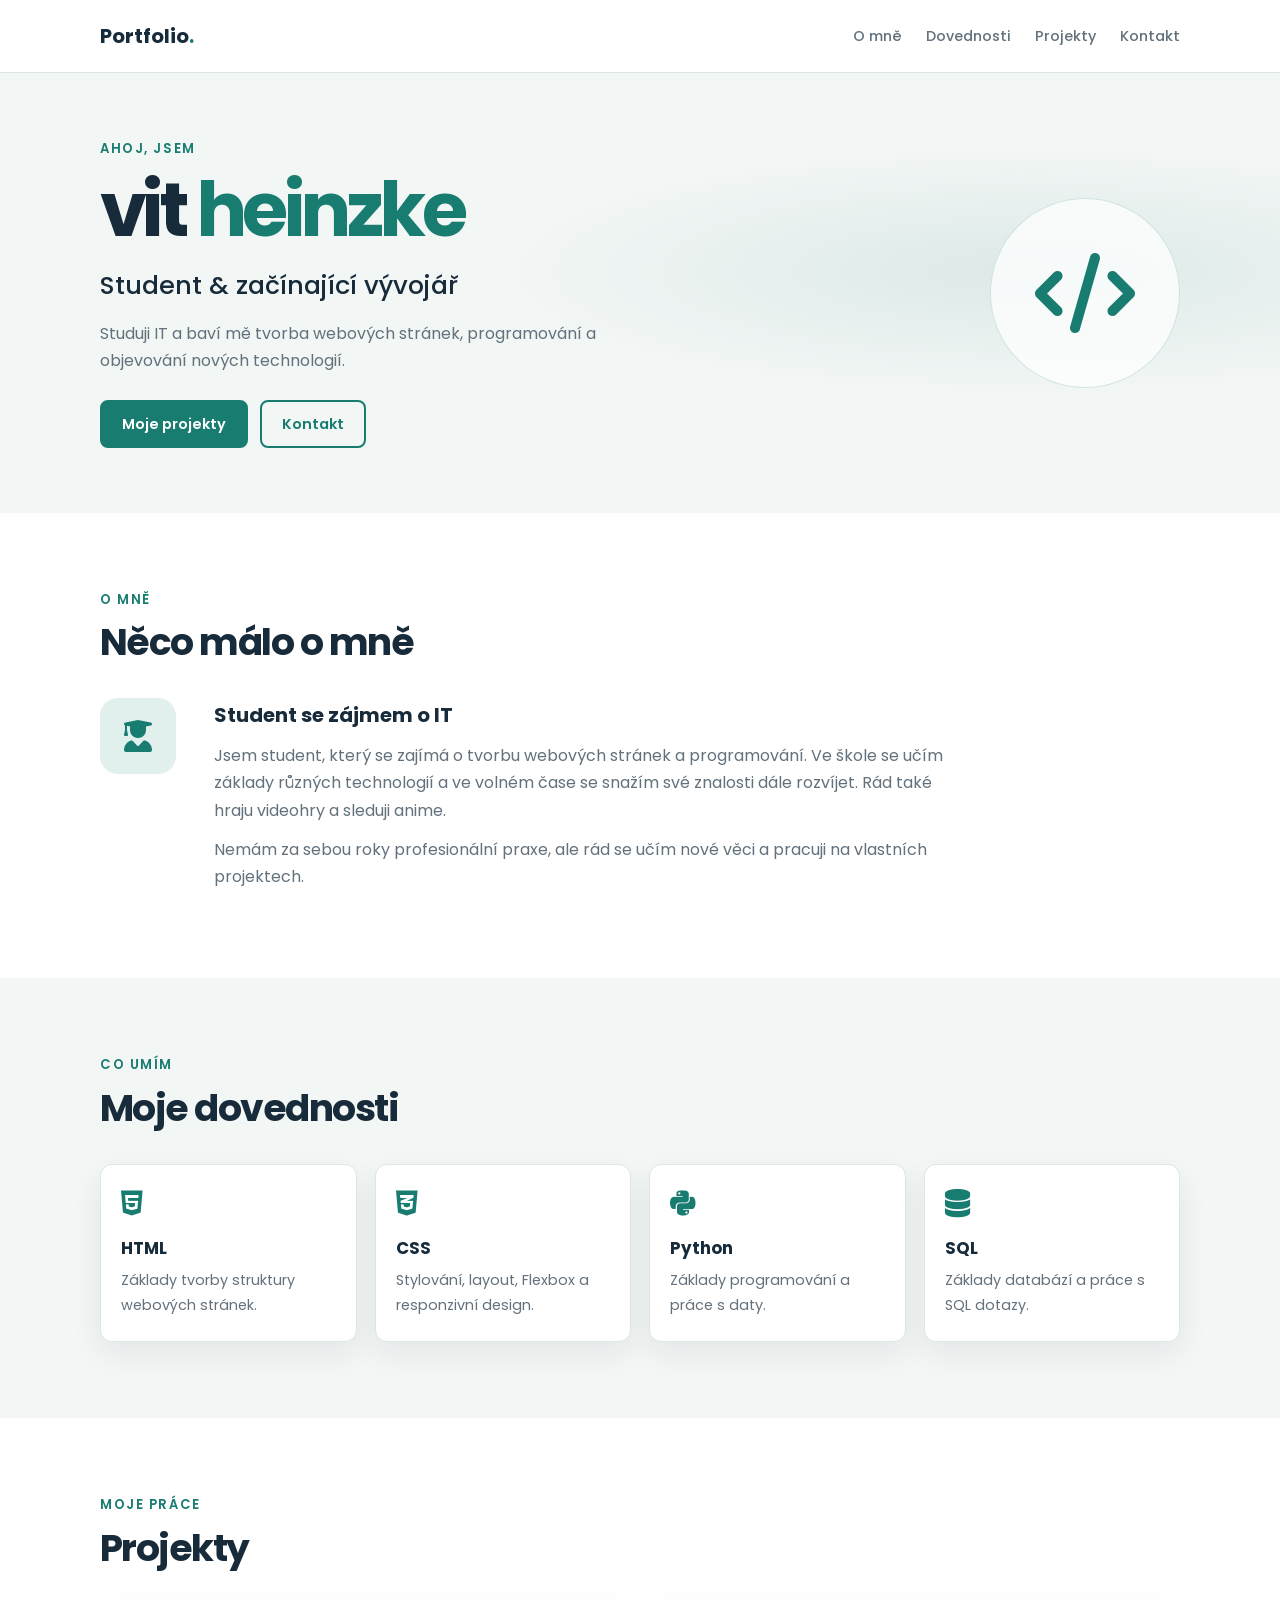
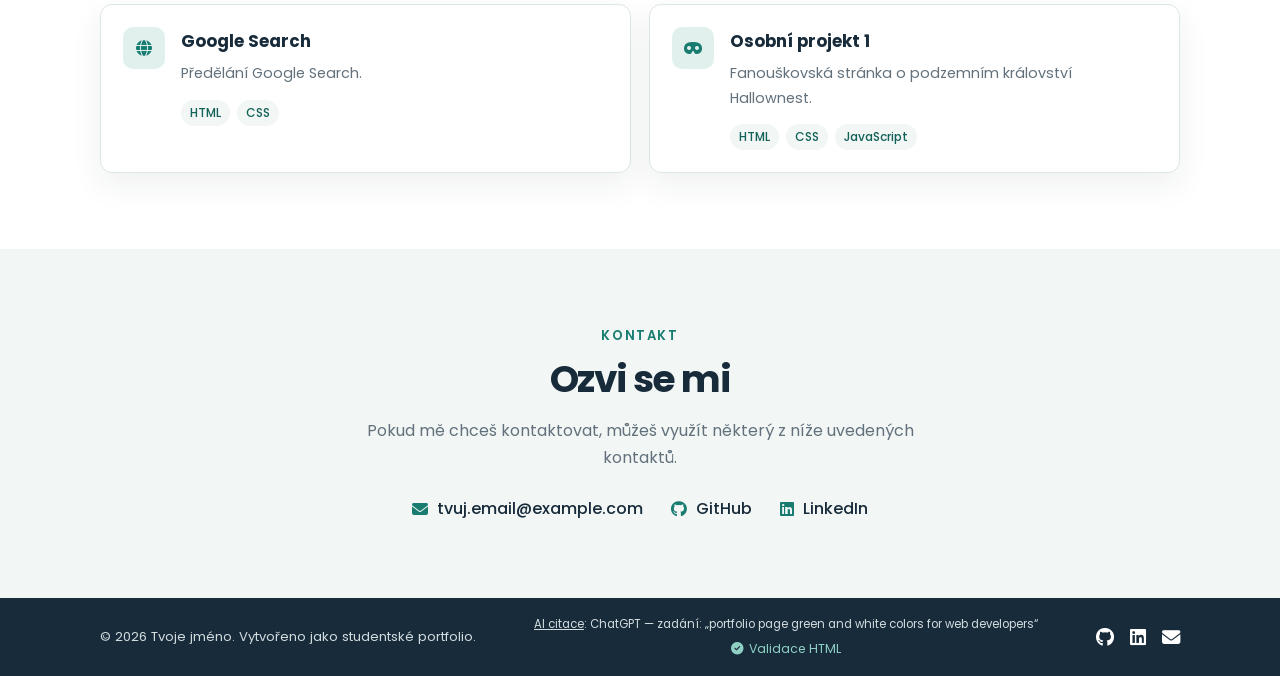
<file: index.html>
<!DOCTYPE html>
<html lang="cs">
<head>
    <meta charset="UTF-8">
    <meta name="viewport" content="width=device-width, initial-scale=1.0">

    <title>Moje portfolio | vit heinzke</title>

    <!-- Google Font -->
    <link rel="preconnect" href="https://fonts.googleapis.com">
    <link rel="preconnect" href="https://fonts.gstatic.com" crossorigin>
    <link href="https://fonts.googleapis.com/css2?family=Poppins:wght@300;400;500;600;700&display=swap" rel="stylesheet">

    <!-- Font Awesome -->
    <link rel="stylesheet" href="https://cdnjs.cloudflare.com/ajax/libs/font-awesome/6.5.2/css/all.min.css">

    <!-- Vlastní CSS -->
    <link rel="stylesheet" href="style.css">
</head>

<body>

    <!-- Navigace -->
    <header>
        <nav class="navbar container">
            <a href="#home" class="logo">Portfolio<span>.</span></a>

            <ul class="nav-links">
                <li><a href="#about">O mně</a></li>
                <li><a href="#skills">Dovednosti</a></li>
                <li><a href="#projects">Projekty</a></li>
                <li><a href="#contact">Kontakt</a></li>
            </ul>
        </nav>
    </header>


    <main>

        <!-- Úvodní sekce -->
        <section id="home" class="hero">
            <div class="container hero-content">

                <div class="hero-text">
                    <p class="subtitle">Ahoj, jsem</p>

                    <h1>vit <span>heinzke</span></h1>

                    <h2>Student & začínající vývojář</h2>

                    <p>
                        Studuji IT a baví mě tvorba webových stránek,
                        programování a objevování nových technologií.
                    </p>

                    <div class="hero-buttons">
                        <a href="#projects" class="btn">
                            Moje projekty
                        </a>

                        <a href="#contact" class="btn btn-outline">
                            Kontakt
                        </a>
                    </div>
                </div>

                <div class="hero-icon">
                    <i class="fa-solid fa-code"></i>
                </div>

            </div>
        </section>


        <!-- O mně -->
        <section id="about" class="section">
            <div class="container">

                <div class="section-title">
                    <p>O mně</p>
                    <h2>Něco málo o mně</h2>
                </div>

                <div class="about-content">

                    <div class="about-icon">
                        <i class="fa-solid fa-user-graduate"></i>
                    </div>

                    <div class="about-text">
                        <h3>Student se zájmem o IT</h3>

                        <p>
                            Jsem student, který se zajímá o tvorbu webových
                            stránek a programování. Ve škole se učím základy
                            různých technologií a ve volném čase se snažím
                            své znalosti dále rozvíjet. Rád také hraju
                            videohry a sleduji anime.
                        </p>

                        <p>
                            Nemám za sebou roky profesionální praxe, ale
                            rád se učím nové věci a pracuji na vlastních
                            projektech.
                        </p>
                    </div>

                </div>

            </div>
        </section>


        <!-- Dovednosti -->
        <section id="skills" class="section section-gray">
            <div class="container">

                <div class="section-title">
                    <p>Co umím</p>
                    <h2>Moje dovednosti</h2>
                </div>

                <div class="skills-grid">

                    <div class="skill-card">
                        <i class="fa-brands fa-html5"></i>
                        <h3>HTML</h3>
                        <p>
                            Základy tvorby struktury webových stránek.
                        </p>
                    </div>

                    <div class="skill-card">
                        <i class="fa-brands fa-css3-alt"></i>
                        <h3>CSS</h3>
                        <p>
                            Stylování, layout, Flexbox a responzivní design.
                        </p>
                    </div>

                    <div class="skill-card">
                        <i class="fa-brands fa-python"></i>
                        <h3>Python</h3>
                        <p>
                            Základy programování a práce s daty.
                        </p>
                    </div>

                    <div class="skill-card">
                        <i class="fa-solid fa-database"></i>
                        <h3>SQL</h3>
                        <p>
                            Základy databází a práce s SQL dotazy.
                        </p>
                    </div>

                </div>

            </div>
        </section>


        <!-- Projekty -->
        <section id="projects" class="section">
            <div class="container">

                <div class="section-title">
                    <p>Moje práce</p>
                    <h2>Projekty</h2>
                </div>

                <div class="projects-grid">

                    <a class="project-card project-card-link" href="https://vithein.github.io/googlesearch/" target="_blank" rel="noopener noreferrer">

                        <div class="project-icon">
                            <i class="fa-solid fa-globe"></i>
                        </div>

                        <div class="project-content">
                            <h3>Google Search</h3>

                            <p>
                                Předělání Google Search.
                            </p>

                            <div class="tags">
                                <span>HTML</span>
                                <span>CSS</span>
                            </div>
                        </div>

                    </a>


                    <a class="project-card project-card-link" href="projekt-1/index.html">

                        <div class="project-icon">
                            <i class="fa-solid fa-mask"></i>
                        </div>

                        <div class="project-content">
                            <h3>Osobní projekt 1</h3>

                            <p>
                                Fanouškovská stránka o podzemním království Hallownest.
                            </p>

                            <div class="tags">
                                <span>HTML</span>
                                <span>CSS</span>
                                <span>JavaScript</span>
                            </div>
                        </div>

                    </a>


                </div>

            </div>
        </section>


        <!-- Kontakt -->
        <section id="contact" class="section section-gray">
            <div class="container contact">

                <div class="section-title">
                    <p>Kontakt</p>
                    <h2>Ozvi se mi</h2>
                </div>

                <p>
                    Pokud mě chceš kontaktovat, můžeš využít některý
                    z níže uvedených kontaktů.
                </p>

                <div class="contact-links">

                    <a href="mailto:tvuj.email@example.com">
                        <i class="fa-solid fa-envelope"></i>
                        tvuj.email@example.com
                    </a>

                    <a href="https://github.com/" target="_blank" rel="noopener noreferrer">
                        <i class="fa-brands fa-github"></i>
                        GitHub
                    </a>

                    <a href="https://www.linkedin.com/" target="_blank" rel="noopener noreferrer">
                        <i class="fa-brands fa-linkedin"></i>
                        LinkedIn
                    </a>

                </div>

            </div>
        </section>

    </main>


    <!-- Patička -->
    <footer>
        <div class="container footer-content">
            <p>
                &copy; 2026 Tvoje jméno. Vytvořeno jako studentské portfolio.
            </p>

            <div class="footer-meta">
                <p>
                    <a href="projekt-1/CITACE-AI.md">AI citace</a>: ChatGPT — zadání: „portfolio page green and white colors for web developers“
                </p>
                <a class="validation-link" href="https://validator.w3.org/nu/?doc=https%3A%2F%2Fvithein.github.io%2F" target="_blank" rel="noopener noreferrer">
                    <i class="fa-solid fa-circle-check" aria-hidden="true"></i>
                    Validace HTML
                </a>
            </div>

            <div class="social-links">
                <a href="https://github.com/" target="_blank" rel="noopener noreferrer" aria-label="GitHub">
                    <i class="fa-brands fa-github"></i>
                </a>

                <a href="https://www.linkedin.com/" target="_blank" rel="noopener noreferrer" aria-label="LinkedIn">
                    <i class="fa-brands fa-linkedin"></i>
                </a>

                <a href="mailto:tvuj.email@example.com" aria-label="Email">
                    <i class="fa-solid fa-envelope"></i>
                </a>
            </div>
        </div>
    </footer>

</body>
</html>
</file>
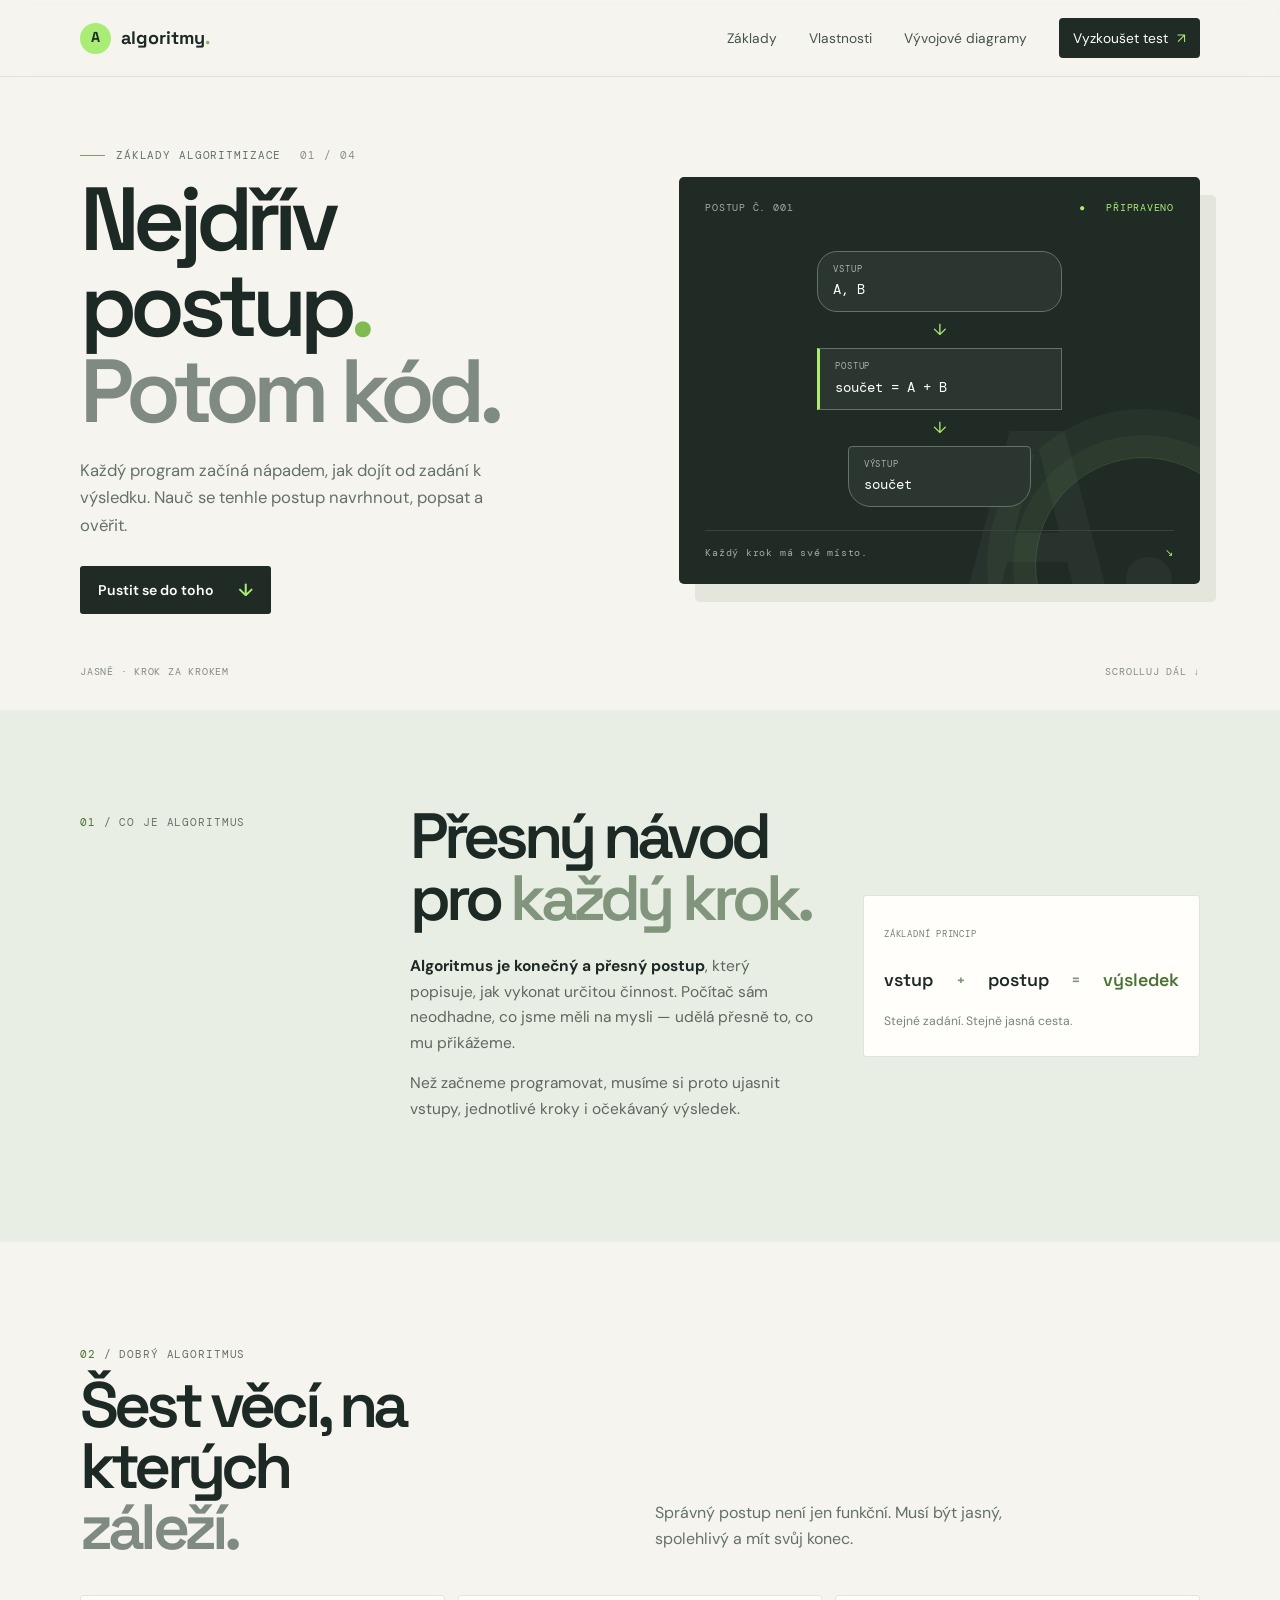
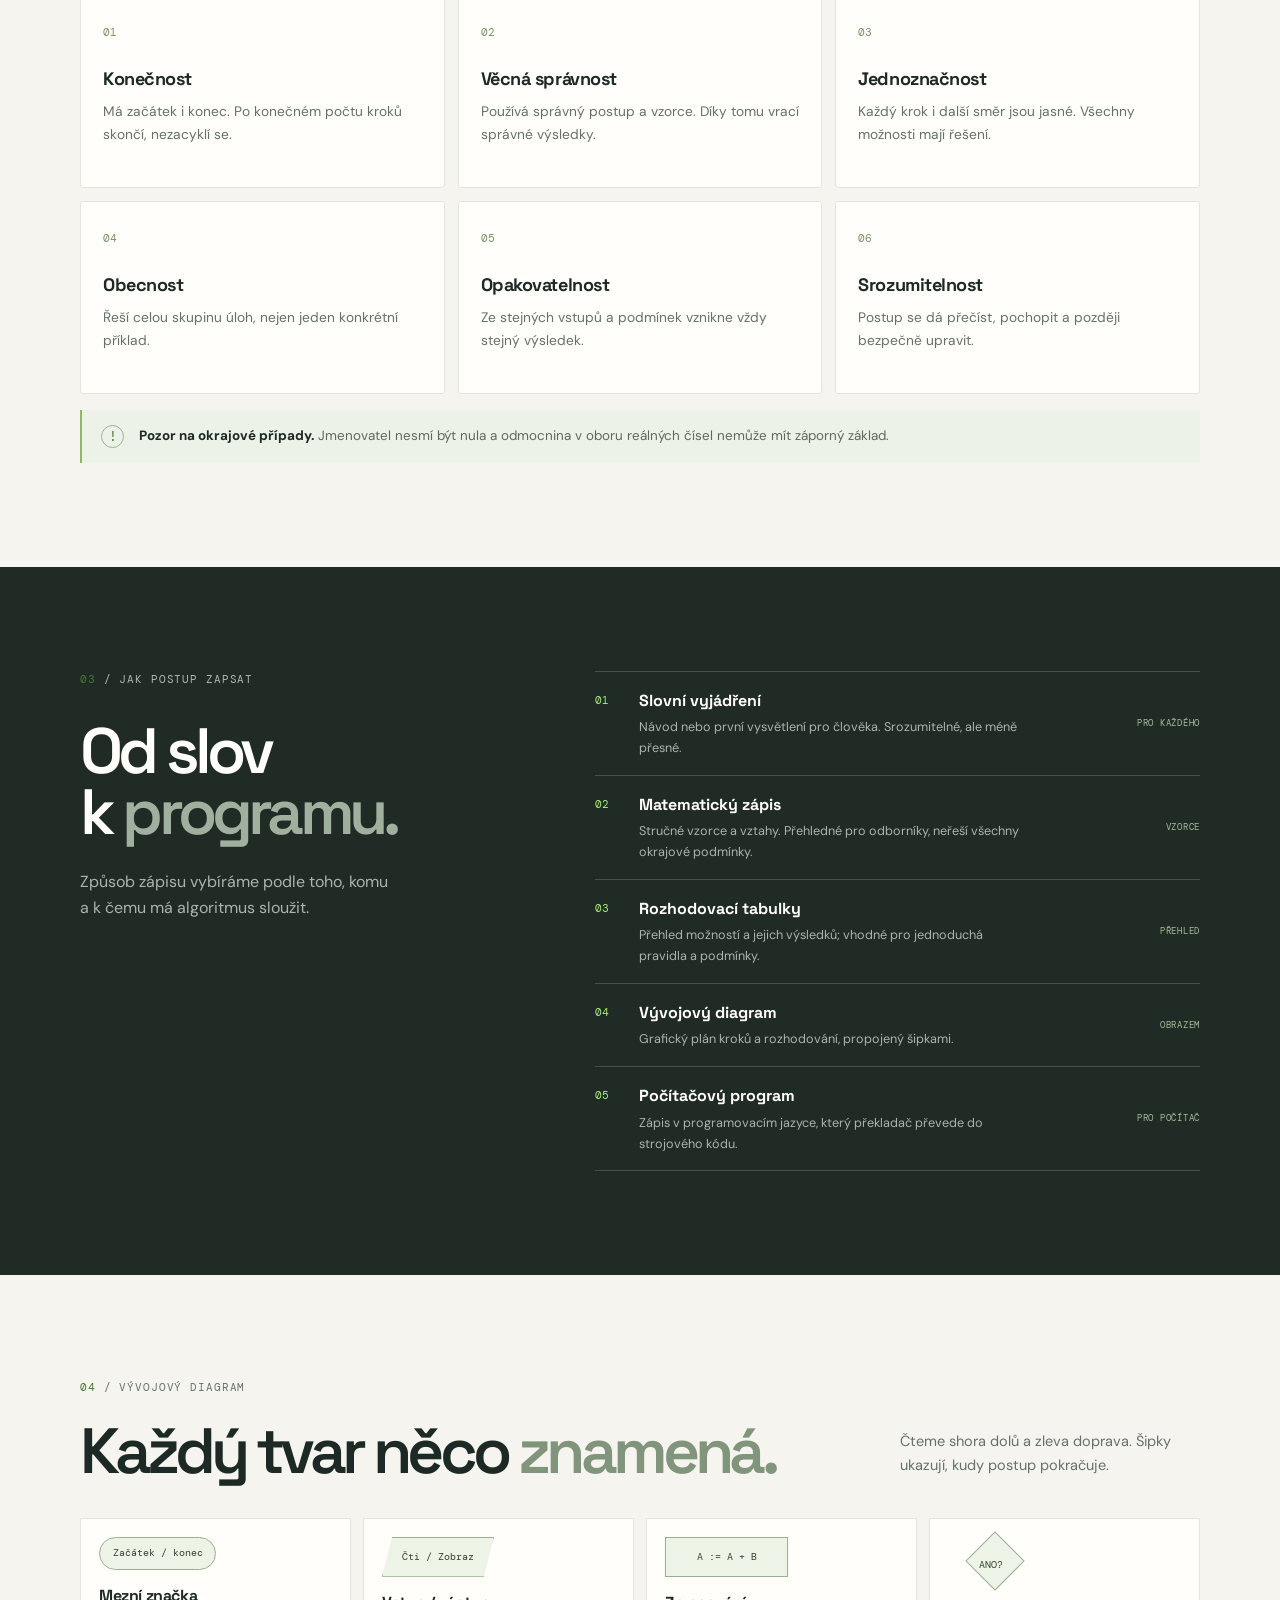
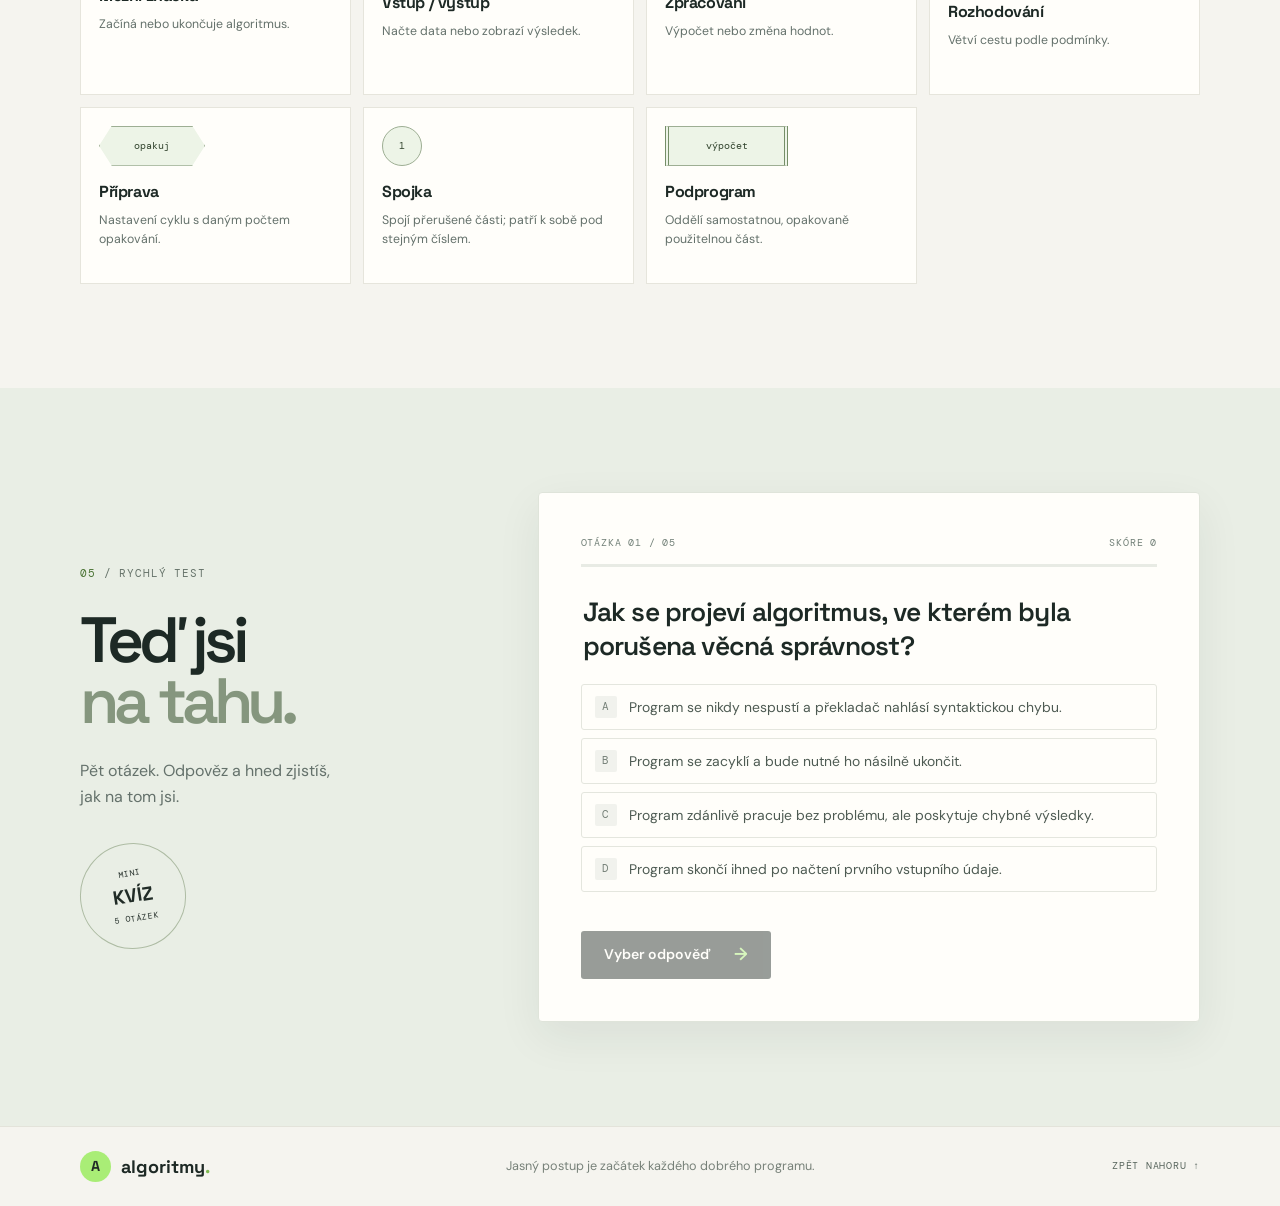
<file: algoritmy/index.html>
<!DOCTYPE html>
<html lang="cs">
<head>
    <meta charset="UTF-8">
    <meta name="viewport" content="width=device-width, initial-scale=1">
    <meta name="description" content="Přehledný úvod do algoritmů, jejich vlastností a vývojových diagramů. Ověř si znalosti v krátkém testu.">
    <meta name="theme-color" content="#f5f4ef">
    <title>Algoritmy — Nejdřív postup. Potom kód.</title>
    <link rel="stylesheet" href="style.css">
    <script src="script.js" defer></script>
</head>
<body>
    <a class="skip-link" href="#obsah">Přeskočit na obsah</a>

    <header class="site-header">
        <nav class="navigation container" aria-label="Hlavní navigace">
            <a class="brand" href="#uvod" aria-label="Algoritmy — úvod">
                <span class="brand-mark" aria-hidden="true">A</span>
                <span>algoritmy<span class="brand-dot">.</span></span>
            </a>
            <div class="nav-links">
                <a href="#zaklady">Základy</a>
                <a href="#vlastnosti">Vlastnosti</a>
                <a href="#diagramy">Vývojové diagramy</a>
                <a class="nav-cta" href="#test">Vyzkoušet test <span aria-hidden="true">↗</span></a>
            </div>
        </nav>
    </header>

    <main id="obsah">
        <section class="hero container" id="uvod">
            <div class="hero-copy">
                <p class="eyebrow"><span class="eyebrow-line"></span> ZÁKLADY ALGORITMIZACE <span>01 / 04</span></p>
                <h1>Nejdřív<br>postup<span class="accent">.</span><br><span class="hero-muted">Potom kód.</span></h1>
                <p class="hero-description">Každý program začíná nápadem, jak dojít od zadání k výsledku. Nauč se tenhle postup navrhnout, popsat a ověřit.</p>
                <a class="button button-dark" href="#zaklady">Pustit se do toho <span aria-hidden="true">↓</span></a>
            </div>
            <div class="hero-art" aria-label="Ukázka: vstup, algoritmus, výstup">
                <div class="art-topline"><span>POSTUP Č. 001</span><span class="live-dot">● &nbsp; PŘIPRAVENO</span></div>
                <div class="flow">
                    <div class="flow-node flow-input"><span>VSTUP</span><strong>A, B</strong></div>
                    <span class="flow-arrow" aria-hidden="true">↓</span>
                    <div class="flow-node flow-process"><span>POSTUP</span><strong>součet = A + B</strong></div>
                    <span class="flow-arrow" aria-hidden="true">↓</span>
                    <div class="flow-node flow-output"><span>VÝSTUP</span><strong>součet</strong></div>
                </div>
                <div class="art-caption"><span>Každý krok má své místo.</span><span>↘</span></div>
                <span class="art-index" aria-hidden="true">A.</span>
            </div>
            <div class="hero-footnote"><span>JASNĚ · KROK ZA KROKEM</span><span>SCROLLUJ DÁL ↓</span></div>
        </section>

        <section class="intro section-pad" id="zaklady">
            <div class="container intro-grid">
                <p class="section-label"><span>01</span> / CO JE ALGORITMUS</p>
                <div>
                    <h2>Přesný návod<br>pro <span>každý krok.</span></h2>
                    <p class="intro-text"><strong>Algoritmus je konečný a přesný postup</strong>, který popisuje, jak vykonat určitou činnost. Počítač sám neodhadne, co jsme měli na mysli — udělá přesně to, co mu přikážeme.</p>
                    <p class="intro-text">Než začneme programovat, musíme si proto ujasnit vstupy, jednotlivé kroky i očekávaný výsledek.</p>
                </div>
                <div class="formula-card">
                    <span class="formula-label">ZÁKLADNÍ PRINCIP</span>
                    <div class="formula"><span>vstup</span><i aria-hidden="true">+</i><span>postup</span><i aria-hidden="true">=</i><span>výsledek</span></div>
                    <span class="formula-note">Stejné zadání. Stejně jasná cesta.</span>
                </div>
            </div>
        </section>

        <section class="properties section-pad" id="vlastnosti">
            <div class="container">
                <div class="section-heading">
                    <p class="section-label"><span>02</span> / DOBRÝ ALGORITMUS</p>
                    <h2>Šest věcí, na kterých<br><span>záleží.</span></h2>
                    <p>Správný postup není jen funkční. Musí být jasný, spolehlivý a mít svůj konec.</p>
                </div>
                <div class="property-grid">
                    <article class="property-card">
                        <span class="card-number">01</span>
                        <h3>Konečnost</h3>
                        <p>Má začátek i konec. Po konečném počtu kroků skončí, nezacyklí se.</p>
                    </article>
                    <article class="property-card">
                        <span class="card-number">02</span>
                        <h3>Věcná správnost</h3>
                        <p>Používá správný postup a vzorce. Díky tomu vrací správné výsledky.</p>
                    </article>
                    <article class="property-card">
                        <span class="card-number">03</span>
                        <h3>Jednoznačnost</h3>
                        <p>Každý krok i další směr jsou jasné. Všechny možnosti mají řešení.</p>
                    </article>
                    <article class="property-card">
                        <span class="card-number">04</span>
                        <h3>Obecnost</h3>
                        <p>Řeší celou skupinu úloh, nejen jeden konkrétní příklad.</p>
                    </article>
                    <article class="property-card">
                        <span class="card-number">05</span>
                        <h3>Opakovatelnost</h3>
                        <p>Ze stejných vstupů a podmínek vznikne vždy stejný výsledek.</p>
                    </article>
                    <article class="property-card">
                        <span class="card-number">06</span>
                        <h3>Srozumitelnost</h3>
                        <p>Postup se dá přečíst, pochopit a později bezpečně upravit.</p>
                    </article>
                </div>
                <aside class="note"><span class="note-icon" aria-hidden="true">!</span><p><strong>Pozor na okrajové případy.</strong> Jmenovatel nesmí být nula a odmocnina v oboru reálných čísel nemůže mít záporný základ.</p></aside>
            </div>
        </section>

        <section class="methods section-pad">
            <div class="container methods-grid">
                <div>
                    <p class="section-label"><span>03</span> / JAK POSTUP ZAPSAT</p>
                    <h2>Od slov<br>k <span>programu.</span></h2>
                    <p class="methods-intro">Způsob zápisu vybíráme podle toho, komu a k čemu má algoritmus sloužit.</p>
                </div>
                <div class="method-list">
                    <article class="method-row">
                        <span class="method-index">01</span><div><h3>Slovní vyjádření</h3><p>Návod nebo první vysvětlení pro člověka. Srozumitelné, ale méně přesné.</p></div><span class="method-tag">PRO KAŽDÉHO</span>
                    </article>
                    <article class="method-row">
                        <span class="method-index">02</span><div><h3>Matematický zápis</h3><p>Stručné vzorce a vztahy. Přehledné pro odborníky, neřeší všechny okrajové podmínky.</p></div><span class="method-tag">VZORCE</span>
                    </article>
                    <article class="method-row">
                        <span class="method-index">03</span><div><h3>Rozhodovací tabulky</h3><p>Přehled možností a jejich výsledků; vhodné pro jednoduchá pravidla a podmínky.</p></div><span class="method-tag">PŘEHLED</span>
                    </article>
                    <article class="method-row">
                        <span class="method-index">04</span><div><h3>Vývojový diagram</h3><p>Grafický plán kroků a rozhodování, propojený šipkami.</p></div><span class="method-tag">OBRAZEM</span>
                    </article>
                    <article class="method-row">
                        <span class="method-index">05</span><div><h3>Počítačový program</h3><p>Zápis v programovacím jazyce, který překladač převede do strojového kódu.</p></div><span class="method-tag">PRO POČÍTAČ</span>
                    </article>
                </div>
            </div>
        </section>

        <section class="diagrams section-pad" id="diagramy">
            <div class="container">
                <div class="diagram-heading">
                    <div><p class="section-label"><span>04</span> / VÝVOJOVÝ DIAGRAM</p><h2>Každý tvar něco <span>znamená.</span></h2></div>
                    <p>Čteme shora dolů a zleva doprava. Šipky ukazují, kudy postup pokračuje.</p>
                </div>
                <div class="symbol-grid">
                    <article class="symbol-card"><span class="shape shape-terminal">Začátek / konec</span><h3>Mezní značka</h3><p>Začíná nebo ukončuje algoritmus.</p></article>
                    <article class="symbol-card"><span class="shape shape-io">Čti / Zobraz</span><h3>Vstup / výstup</h3><p>Načte data nebo zobrazí výsledek.</p></article>
                    <article class="symbol-card"><span class="shape shape-process">A := A + B</span><h3>Zpracování</h3><p>Výpočet nebo změna hodnot.</p></article>
                    <article class="symbol-card"><span class="shape-wrap"><span class="shape shape-decision">ANO?</span></span><h3>Rozhodování</h3><p>Větví cestu podle podmínky.</p></article>
                    <article class="symbol-card"><span class="shape shape-preparation">opakuj</span><h3>Příprava</h3><p>Nastavení cyklu s daným počtem opakování.</p></article>
                    <article class="symbol-card"><span class="shape shape-connector">1</span><h3>Spojka</h3><p>Spojí přerušené části; patří k sobě pod stejným číslem.</p></article>
                    <article class="symbol-card"><span class="shape shape-subprogram">výpočet</span><h3>Podprogram</h3><p>Oddělí samostatnou, opakovaně použitelnou část.</p></article>
                </div>
            </div>
        </section>

        <section class="quiz-section section-pad" id="test">
            <div class="container quiz-layout">
                <div class="quiz-intro">
                    <p class="section-label"><span>05</span> / RYCHLÝ TEST</p>
                    <h2>Teď jsi<br><span>na tahu.</span></h2>
                    <p>Pět otázek. Odpověz a hned zjistíš, jak na tom jsi.</p>
                    <div class="quiz-stamp" aria-hidden="true"><span>MINI</span><strong>KVÍZ</strong><span>5 OTÁZEK</span></div>
                </div>
                <div class="quiz-card" id="quiz" aria-live="polite">
                    <div class="quiz-topline"><span id="question-count">OTÁZKA 01 / 05</span><span id="score-count">SKÓRE 0</span></div>
                    <div class="progress-track" role="progressbar" aria-label="Průběh testu" aria-valuemin="0" aria-valuemax="5" aria-valuenow="0"><span id="progress-fill"></span></div>
                    <form id="quiz-form">
                        <fieldset id="question-fieldset">
                            <legend id="question-title" tabindex="-1"></legend>
                            <div class="answer-list" id="answer-list"></div>
                        </fieldset>
                        <p class="answer-feedback" id="answer-feedback" role="status"></p>
                        <button class="button button-dark quiz-button" id="quiz-button" type="submit" disabled>Vyber odpověď <span aria-hidden="true">→</span></button>
                    </form>
                    <div class="quiz-result" id="quiz-result" hidden>
                        <span class="result-mark" id="result-mark" aria-hidden="true">✓</span>
                        <p class="result-kicker">DOKONČENO</p>
                        <h3 id="result-title"></h3>
                        <p id="result-description"></p>
                        <button class="button button-dark" id="restart-button" type="button">Zkusit znovu <span aria-hidden="true">↻</span></button>
                    </div>
                </div>
            </div>
        </section>
    </main>

    <footer class="site-footer">
        <div class="container footer-inner"><a class="brand" href="#uvod"><span class="brand-mark" aria-hidden="true">A</span><span>algoritmy<span class="brand-dot">.</span></span></a><p>Jasný postup je začátek každého dobrého programu.</p><a class="back-top" href="#uvod">ZPĚT NAHORU ↑</a></div>
    </footer>
</body>
</html>
</file>
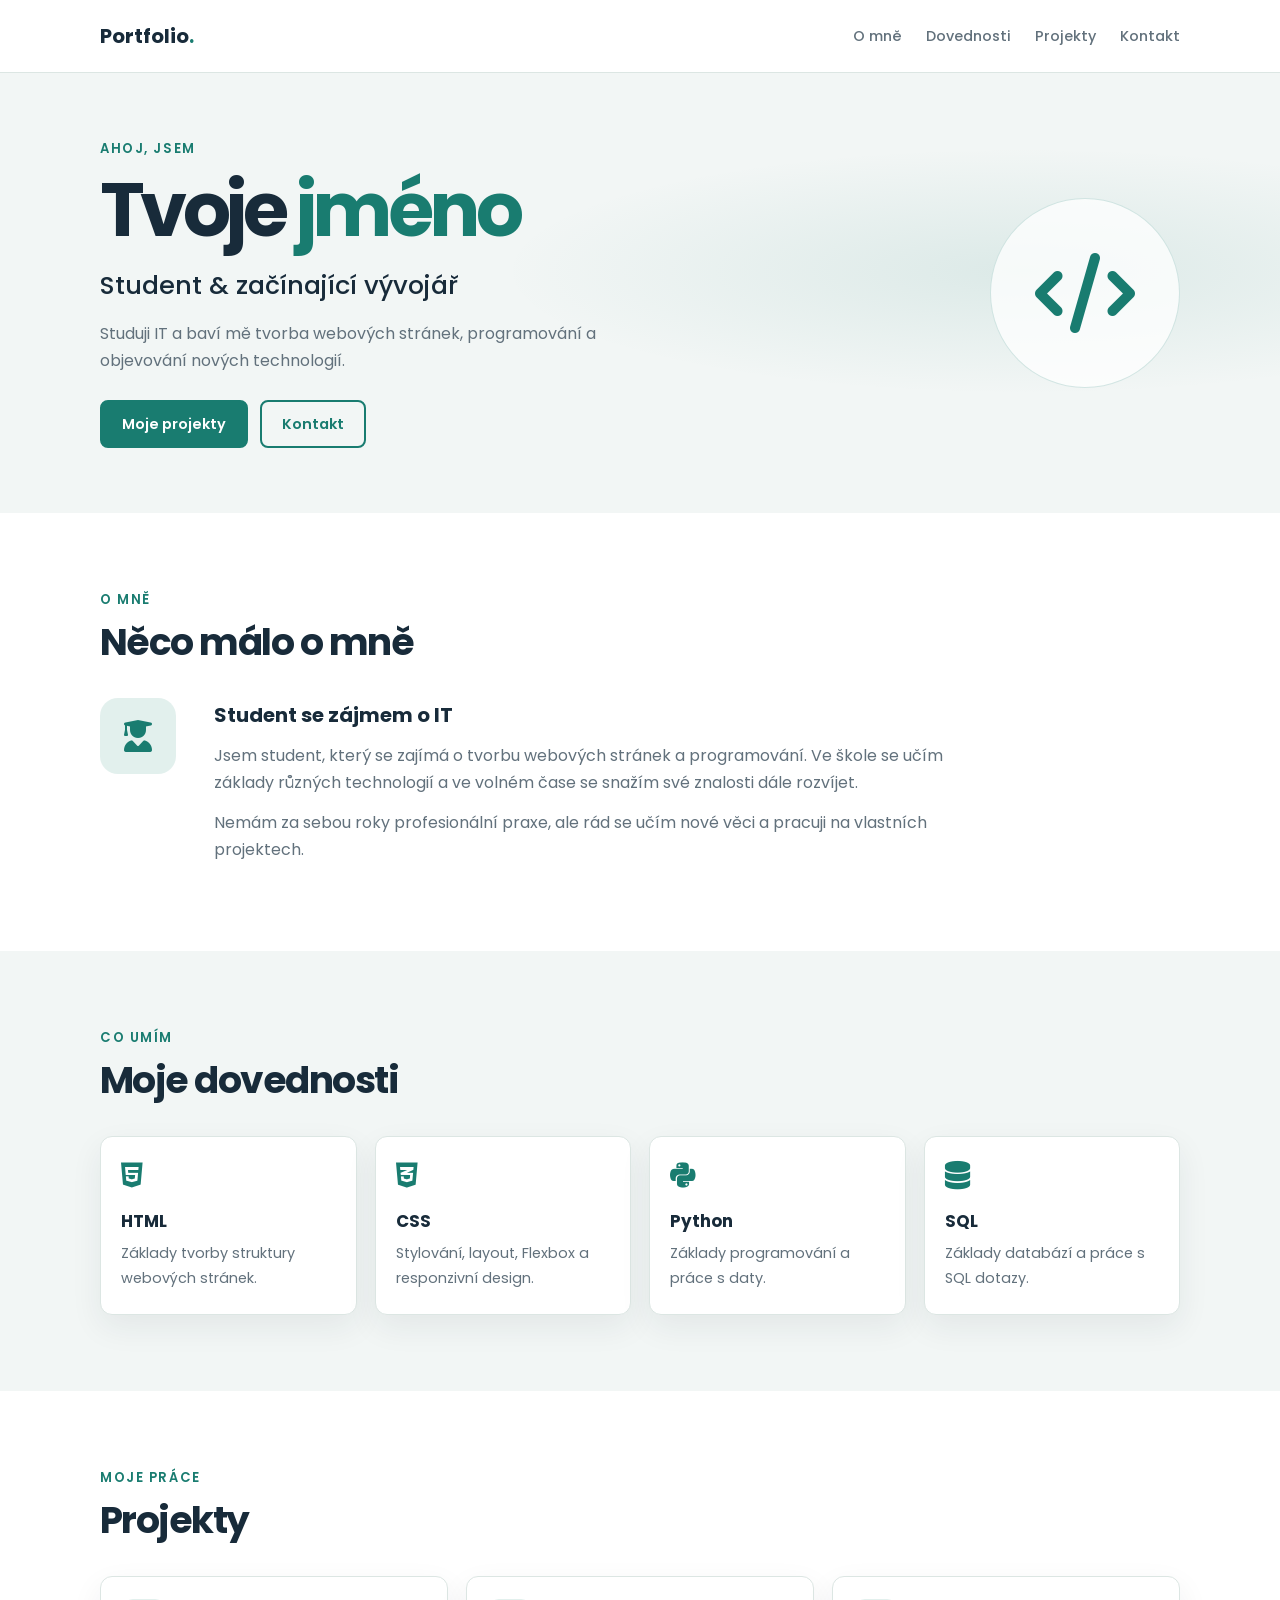
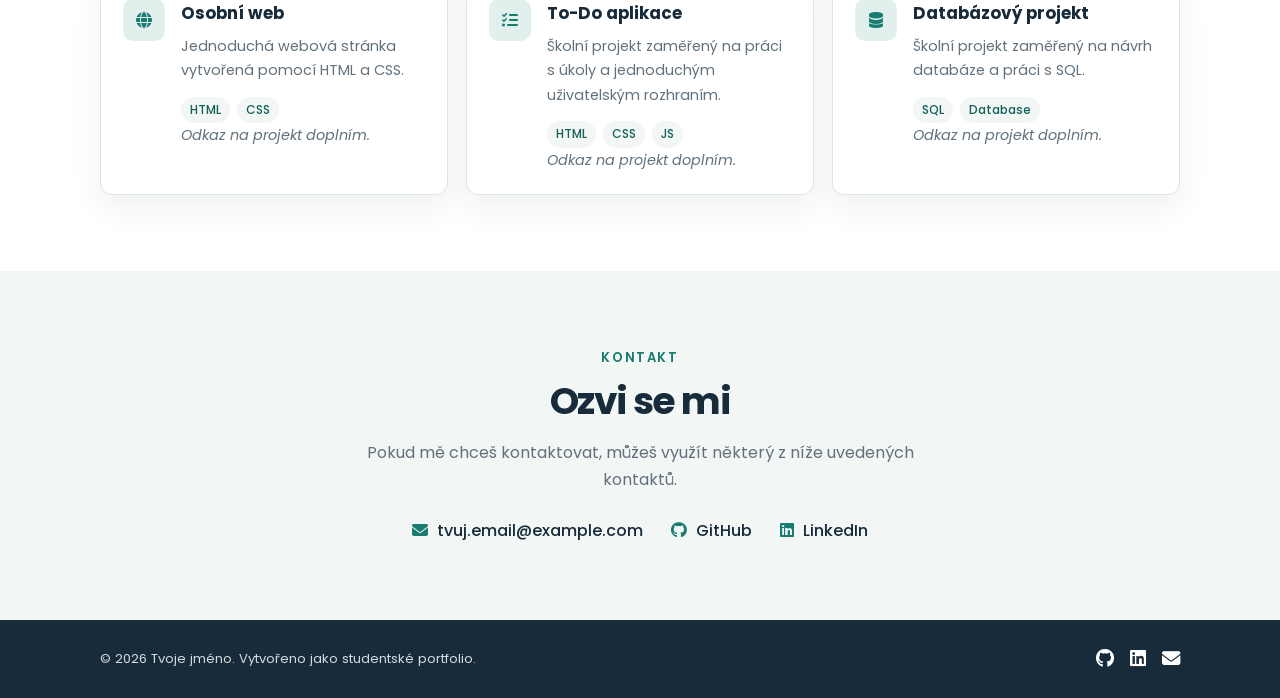
<file: portfolio/index.html>
<!DOCTYPE html>
<html lang="cs">
<head>
    <meta charset="UTF-8">
    <meta name="viewport" content="width=device-width, initial-scale=1.0">

    <title>Moje portfolio | Student</title>

    <!-- Google Font -->
    <link rel="preconnect" href="https://fonts.googleapis.com">
    <link rel="preconnect" href="https://fonts.gstatic.com" crossorigin>
    <link href="https://fonts.googleapis.com/css2?family=Poppins:wght@300;400;500;600;700&display=swap" rel="stylesheet">

    <!-- Font Awesome -->
    <link rel="stylesheet" href="https://cdnjs.cloudflare.com/ajax/libs/font-awesome/6.5.2/css/all.min.css">

    <!-- Vlastní CSS -->
    <link rel="stylesheet" href="style.css">
</head>

<body>

    <!-- Navigace -->
    <header>
        <nav class="navbar container">
            <a href="#home" class="logo">Portfolio<span>.</span></a>

            <ul class="nav-links">
                <li><a href="#about">O mně</a></li>
                <li><a href="#skills">Dovednosti</a></li>
                <li><a href="#projects">Projekty</a></li>
                <li><a href="#contact">Kontakt</a></li>
            </ul>
        </nav>
    </header>


    <main>

        <!-- Úvodní sekce -->
        <section id="home" class="hero">
            <div class="container hero-content">

                <div class="hero-text">
                    <p class="subtitle">Ahoj, jsem</p>

                    <h1>Tvoje <span>jméno</span></h1>

                    <h2>Student & začínající vývojář</h2>

                    <p>
                        Studuji IT a baví mě tvorba webových stránek,
                        programování a objevování nových technologií.
                    </p>

                    <div class="hero-buttons">
                        <a href="#projects" class="btn">
                            Moje projekty
                        </a>

                        <a href="#contact" class="btn btn-outline">
                            Kontakt
                        </a>
                    </div>
                </div>

                <div class="hero-icon">
                    <i class="fa-solid fa-code"></i>
                </div>

            </div>
        </section>


        <!-- O mně -->
        <section id="about" class="section">
            <div class="container">

                <div class="section-title">
                    <p>O mně</p>
                    <h2>Něco málo o mně</h2>
                </div>

                <div class="about-content">

                    <div class="about-icon">
                        <i class="fa-solid fa-user-graduate"></i>
                    </div>

                    <div class="about-text">
                        <h3>Student se zájmem o IT</h3>

                        <p>
                            Jsem student, který se zajímá o tvorbu webových
                            stránek a programování. Ve škole se učím základy
                            různých technologií a ve volném čase se snažím
                            své znalosti dále rozvíjet.
                        </p>

                        <p>
                            Nemám za sebou roky profesionální praxe, ale
                            rád se učím nové věci a pracuji na vlastních
                            projektech.
                        </p>
                    </div>

                </div>

            </div>
        </section>


        <!-- Dovednosti -->
        <section id="skills" class="section section-gray">
            <div class="container">

                <div class="section-title">
                    <p>Co umím</p>
                    <h2>Moje dovednosti</h2>
                </div>

                <div class="skills-grid">

                    <div class="skill-card">
                        <i class="fa-brands fa-html5"></i>
                        <h3>HTML</h3>
                        <p>
                            Základy tvorby struktury webových stránek.
                        </p>
                    </div>

                    <div class="skill-card">
                        <i class="fa-brands fa-css3-alt"></i>
                        <h3>CSS</h3>
                        <p>
                            Stylování, layout, Flexbox a responzivní design.
                        </p>
                    </div>

                    <div class="skill-card">
                        <i class="fa-brands fa-python"></i>
                        <h3>Python</h3>
                        <p>
                            Základy programování a práce s daty.
                        </p>
                    </div>

                    <div class="skill-card">
                        <i class="fa-solid fa-database"></i>
                        <h3>SQL</h3>
                        <p>
                            Základy databází a práce s SQL dotazy.
                        </p>
                    </div>

                </div>

            </div>
        </section>


        <!-- Projekty -->
        <section id="projects" class="section">
            <div class="container">

                <div class="section-title">
                    <p>Moje práce</p>
                    <h2>Projekty</h2>
                </div>

                <div class="projects-grid">

                    <article class="project-card">

                        <div class="project-icon">
                            <i class="fa-solid fa-globe"></i>
                        </div>

                        <div class="project-content">
                            <h3>Osobní web</h3>

                            <p>
                                Jednoduchá webová stránka vytvořená pomocí
                                HTML a CSS.
                            </p>

                            <div class="tags">
                                <span>HTML</span>
                                <span>CSS</span>
                            </div>

                            <p class="project-note">Odkaz na projekt doplním.</p>
                        </div>

                    </article>


                    <article class="project-card">

                        <div class="project-icon">
                            <i class="fa-solid fa-list-check"></i>
                        </div>

                        <div class="project-content">
                            <h3>To-Do aplikace</h3>

                            <p>
                                Školní projekt zaměřený na práci s úkoly
                                a jednoduchým uživatelským rozhraním.
                            </p>

                            <div class="tags">
                                <span>HTML</span>
                                <span>CSS</span>
                                <span>JS</span>
                            </div>

                            <p class="project-note">Odkaz na projekt doplním.</p>
                        </div>

                    </article>


                    <article class="project-card">

                        <div class="project-icon">
                            <i class="fa-solid fa-database"></i>
                        </div>

                        <div class="project-content">
                            <h3>Databázový projekt</h3>

                            <p>
                                Školní projekt zaměřený na návrh databáze
                                a práci s SQL.
                            </p>

                            <div class="tags">
                                <span>SQL</span>
                                <span>Database</span>
                            </div>

                            <p class="project-note">Odkaz na projekt doplním.</p>
                        </div>

                    </article>

                </div>

            </div>
        </section>


        <!-- Kontakt -->
        <section id="contact" class="section section-gray">
            <div class="container contact">

                <div class="section-title">
                    <p>Kontakt</p>
                    <h2>Ozvi se mi</h2>
                </div>

                <p>
                    Pokud mě chceš kontaktovat, můžeš využít některý
                    z níže uvedených kontaktů.
                </p>

                <div class="contact-links">

                    <a href="mailto:tvuj.email@example.com">
                        <i class="fa-solid fa-envelope"></i>
                        tvuj.email@example.com
                    </a>

                    <a href="https://github.com/" target="_blank" rel="noopener noreferrer">
                        <i class="fa-brands fa-github"></i>
                        GitHub
                    </a>

                    <a href="https://www.linkedin.com/" target="_blank" rel="noopener noreferrer">
                        <i class="fa-brands fa-linkedin"></i>
                        LinkedIn
                    </a>

                </div>

            </div>
        </section>

    </main>


    <!-- Patička -->
    <footer>
        <div class="container footer-content">
            <p>
                &copy; 2026 Tvoje jméno. Vytvořeno jako studentské portfolio.
            </p>

            <div class="social-links">
                <a href="https://github.com/" target="_blank" rel="noopener noreferrer" aria-label="GitHub">
                    <i class="fa-brands fa-github"></i>
                </a>

                <a href="https://www.linkedin.com/" target="_blank" rel="noopener noreferrer" aria-label="LinkedIn">
                    <i class="fa-brands fa-linkedin"></i>
                </a>

                <a href="mailto:tvuj.email@example.com" aria-label="Email">
                    <i class="fa-solid fa-envelope"></i>
                </a>
            </div>
        </div>
    </footer>

</body>
</html>
</file>
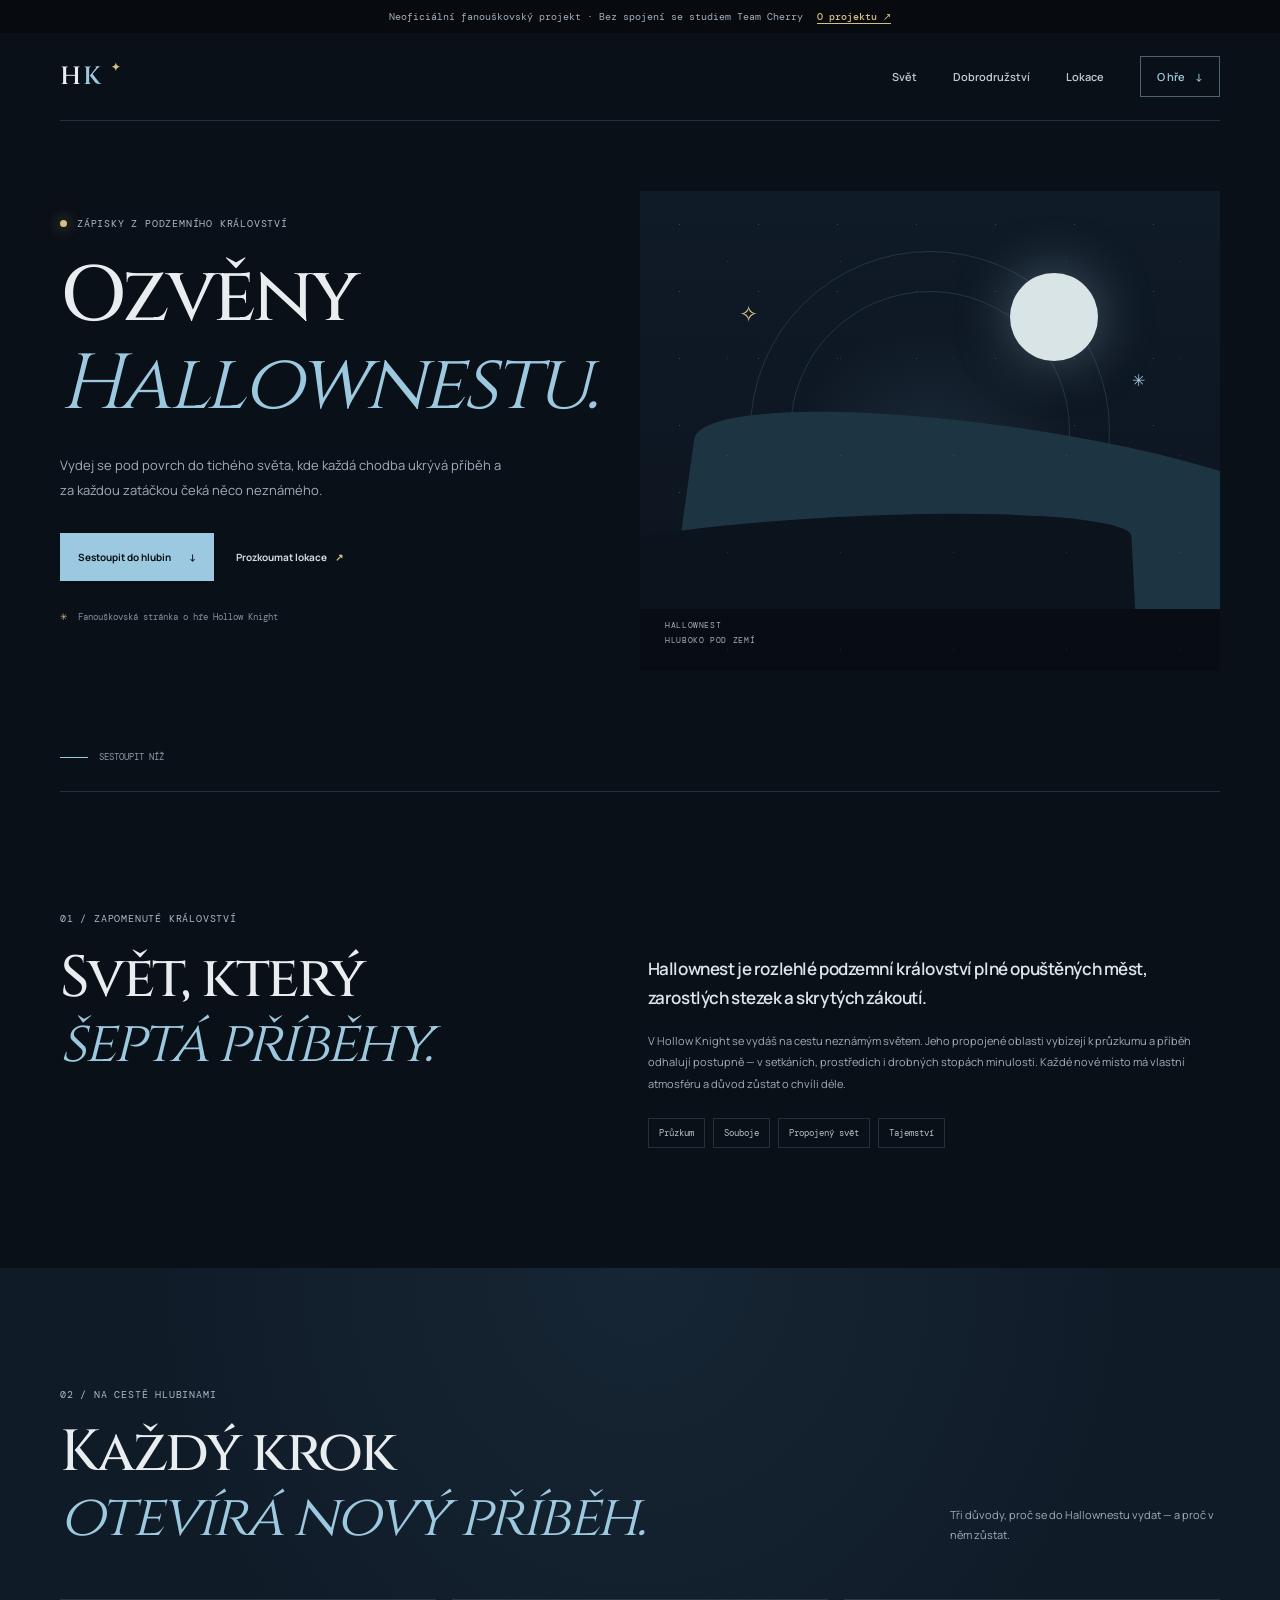
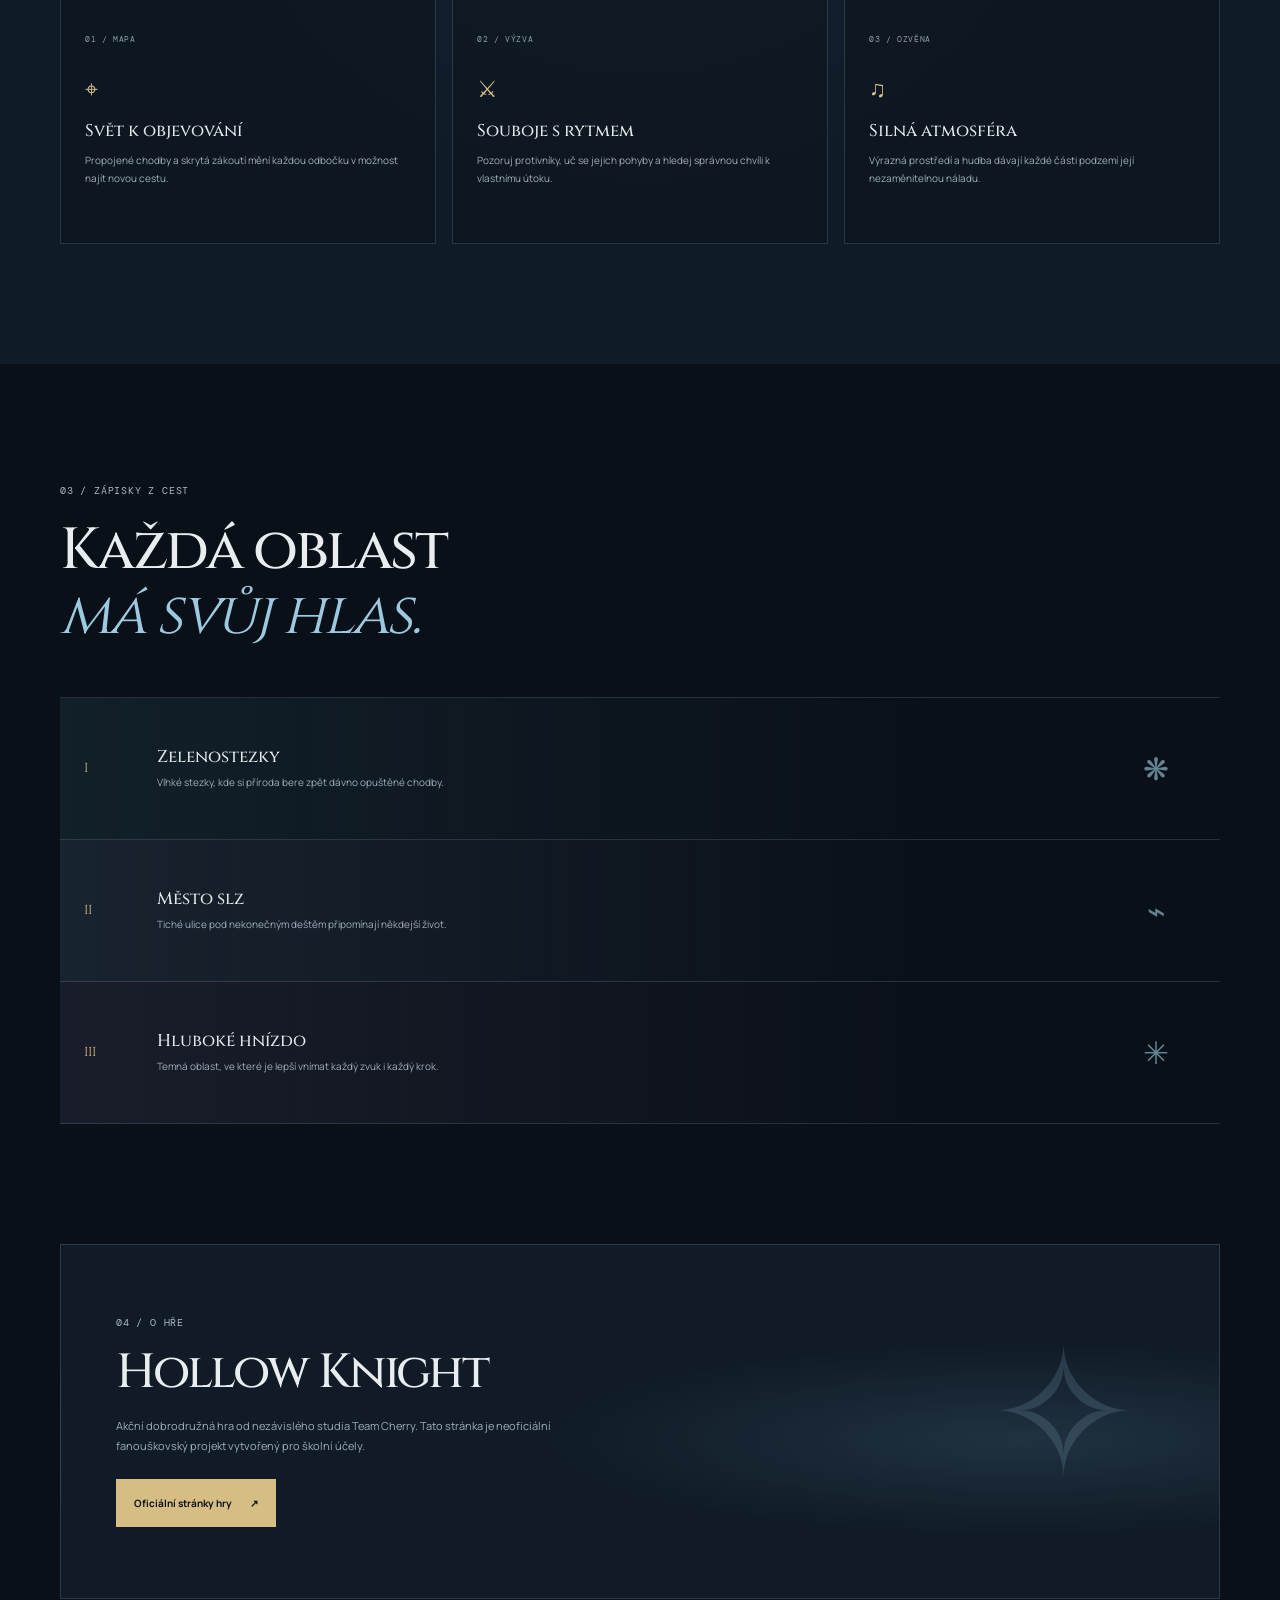
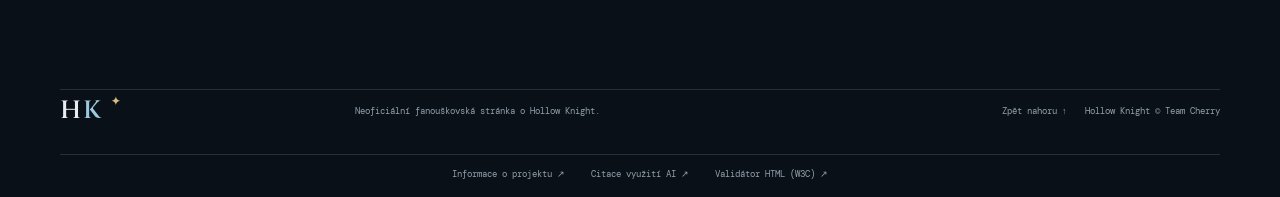
<file: projekt-1/index.html>
<!doctype html>
<html lang="cs">
  <head>
    <meta charset="utf-8">
    <meta name="viewport" content="width=device-width, initial-scale=1">
    <meta name="theme-color" content="#0a1018">
    <meta
      name="description"
      content="Fanouškovská stránka o Hollow Knight a tajemném podzemním království Hallownest."
    >
    <title>Hollow Knight — Ozvěny Hallownestu</title>
    <link rel="icon" type="image/svg+xml" href="favicon.svg">
    <link rel="preconnect" href="https://fonts.googleapis.com">
    <link rel="preconnect" href="https://fonts.gstatic.com" crossorigin>
    <link
      href="https://fonts.googleapis.com/css2?family=Cinzel:wght@400;500;600;700&family=DM+Mono:wght@400;500&family=Manrope:wght@400;500;600;700&display=swap"
      rel="stylesheet"
    >
    <link rel="stylesheet" href="styles.css">
    <script src="script.js" defer></script>
  </head>
  <body>
    <aside class="project-notice">
      Neoficiální fanouškovský projekt · Bez spojení se studiem Team Cherry
      <a href="informace.html">O projektu <span aria-hidden="true">↗</span></a>
    </aside>

    <header class="site-header">
      <a class="wordmark" href="#domu" aria-label="Ozvěny Hallownestu, domů">
        H<span>K</span><i aria-hidden="true">✦</i>
      </a>
      <button class="menu-toggle" type="button" aria-expanded="false" aria-controls="main-nav">
        <span class="menu-toggle-label">Menu</span>
        <span class="menu-icon" aria-hidden="true"><span></span><span></span></span>
      </button>
      <nav class="main-nav" id="main-nav" aria-label="Hlavní navigace">
        <a href="#svet">Svět</a>
        <a href="#put">Dobrodružství</a>
        <a href="#lokace">Lokace</a>
        <a class="nav-cta" href="#hra">O hře <span aria-hidden="true">↓</span></a>
      </nav>
    </header>

    <main>
      <section class="hero section-wrap" id="domu" aria-labelledby="hero-title">
        <div class="hero-copy">
          <p class="eyebrow"><span class="status-dot"></span> Zápisky z podzemního království</p>
          <h1 id="hero-title">Ozvěny<br><span class="serif-accent">Hallownestu.</span></h1>
          <p class="hero-intro">
            Vydej se pod povrch do tichého světa, kde každá chodba ukrývá
            příběh a za každou zatáčkou čeká něco neznámého.
          </p>
          <div class="hero-actions">
            <a class="button button-dark" href="#svet">Sestoupit do hlubin <span aria-hidden="true">↓</span></a>
            <a class="text-link" href="#lokace">Prozkoumat lokace <span aria-hidden="true">↗</span></a>
          </div>
          <p class="hero-note"><span aria-hidden="true">✳</span> Fanouškovská stránka o hře Hollow Knight</p>
        </div>

        <div class="hero-art" role="img" aria-label="Abstraktní ilustrace měsíce nad mlhavou podzemní krajinou">
          <div class="art-halo halo-one"></div>
          <div class="art-halo halo-two"></div>
          <div class="art-moon"></div>
          <div class="cave-ridge ridge-back"></div>
          <div class="cave-ridge ridge-front"></div>
          <div class="cave-floor"></div>
          <span class="art-rune rune-one" aria-hidden="true">✧</span>
          <span class="art-rune rune-two" aria-hidden="true">✳</span>
          <span class="art-caption">HALLOWNEST<br>hluboko pod zemí</span>
        </div>
        <a class="scroll-cue" href="#svet" aria-label="Přejít na sekci o světě"><span></span> Sestoupit níž</a>
      </section>

      <section class="about section-wrap section-space" id="svet" aria-labelledby="world-title">
        <div class="section-heading">
          <p class="eyebrow">01 / Zapomenuté království</p>
          <h2 id="world-title">Svět, který<br><span class="serif-accent">šeptá příběhy.</span></h2>
        </div>
        <div class="about-content">
          <p class="about-lead">
            Hallownest je rozlehlé podzemní království plné opuštěných měst,
            zarostlých stezek a skrytých zákoutí.
          </p>
          <p class="about-text">
            V Hollow Knight se vydáš na cestu neznámým světem. Jeho propojené
            oblasti vybízejí k průzkumu a příběh odhalují postupně — v setkáních,
            prostředích i drobných stopách minulosti. Každé nové místo má
            vlastní atmosféru a důvod zůstat o chvíli déle.
          </p>
          <div class="skills" aria-label="Prvky hry">
            <span>Průzkum</span><span>Souboje</span><span>Propojený svět</span><span>Tajemství</span>
          </div>
        </div>
      </section>

      <section class="journey section-space" id="put" aria-labelledby="journey-title">
        <div class="section-wrap">
          <div class="projects-heading">
            <div class="section-heading">
              <p class="eyebrow">02 / Na cestě hlubinami</p>
              <h2 id="journey-title">Každý krok<br><span class="serif-accent">otevírá nový příběh.</span></h2>
            </div>
            <p class="projects-intro">Tři důvody, proč se do Hallownestu vydat — a proč v něm zůstat.</p>
          </div>
          <div class="feature-grid">
            <article class="feature-card">
              <span class="feature-number">01 / MAPA</span>
              <span class="feature-icon" aria-hidden="true">⌖</span>
              <h3>Svět k objevování</h3>
              <p>Propojené chodby a skrytá zákoutí mění každou odbočku v možnost najít novou cestu.</p>
            </article>
            <article class="feature-card">
              <span class="feature-number">02 / VÝZVA</span>
              <span class="feature-icon" aria-hidden="true">⚔</span>
              <h3>Souboje s rytmem</h3>
              <p>Pozoruj protivníky, uč se jejich pohyby a hledej správnou chvíli k vlastnímu útoku.</p>
            </article>
            <article class="feature-card">
              <span class="feature-number">03 / OZVĚNA</span>
              <span class="feature-icon" aria-hidden="true">♫</span>
              <h3>Silná atmosféra</h3>
              <p>Výrazná prostředí a hudba dávají každé části podzemí její nezaměnitelnou náladu.</p>
            </article>
          </div>
        </div>
      </section>

      <section class="locations section-wrap section-space" id="lokace" aria-labelledby="locations-title">
        <div class="section-heading">
          <p class="eyebrow">03 / Zápisky z cest</p>
          <h2 id="locations-title">Každá oblast<br><span class="serif-accent">má svůj hlas.</span></h2>
        </div>
        <div class="location-list">
          <article class="location-card location-green">
            <span class="location-number">I</span>
            <div><h3>Zelenostezky</h3><p>Vlhké stezky, kde si příroda bere zpět dávno opuštěné chodby.</p></div>
            <span class="location-symbol" aria-hidden="true">❋</span>
          </article>
          <article class="location-card location-city">
            <span class="location-number">II</span>
            <div><h3>Město slz</h3><p>Tiché ulice pod nekonečným deštěm připomínají někdejší život.</p></div>
            <span class="location-symbol" aria-hidden="true">⌁</span>
          </article>
          <article class="location-card location-deep">
            <span class="location-number">III</span>
            <div><h3>Hluboké hnízdo</h3><p>Temná oblast, ve které je lepší vnímat každý zvuk i každý krok.</p></div>
            <span class="location-symbol" aria-hidden="true">✳</span>
          </article>
        </div>
      </section>

      <section class="game-info section-wrap" id="hra" aria-labelledby="game-title">
        <div>
          <p class="eyebrow">04 / O hře</p>
          <h2 id="game-title">Hollow Knight</h2>
          <p class="contact-copy">
            Akční dobrodružná hra od nezávislého studia Team Cherry.
            Tato stránka je neoficiální fanouškovský projekt vytvořený pro školní účely.
          </p>
          <a class="button button-light" href="https://hollowknight.com/" target="_blank" rel="noopener noreferrer">
            Oficiální stránky hry <span aria-hidden="true">↗</span>
          </a>
        </div>
        <span class="game-mark" aria-hidden="true">✧</span>
      </section>
    </main>

    <footer class="site-footer">
      <a class="wordmark" href="#domu" aria-label="Ozvěny Hallownestu, nahoru">H<span>K</span><i aria-hidden="true">✦</i></a>
      <p>Neoficiální fanouškovská stránka o Hollow Knight.</p>
      <a class="footer-top" href="#domu">Zpět nahoru ↑</a>
      <span class="footer-credit">Hollow Knight © Team Cherry</span>
      <div class="footer-resources">
        <a href="informace.html">Informace o projektu ↗</a>
        <a href="CITACE-AI.md">Citace využití AI ↗</a>
        <a href="https://validator.w3.org/nu/" target="_blank" rel="noopener noreferrer">Validátor HTML (W3C) ↗</a>
      </div>
    </footer>
  </body>
</html>
</file>
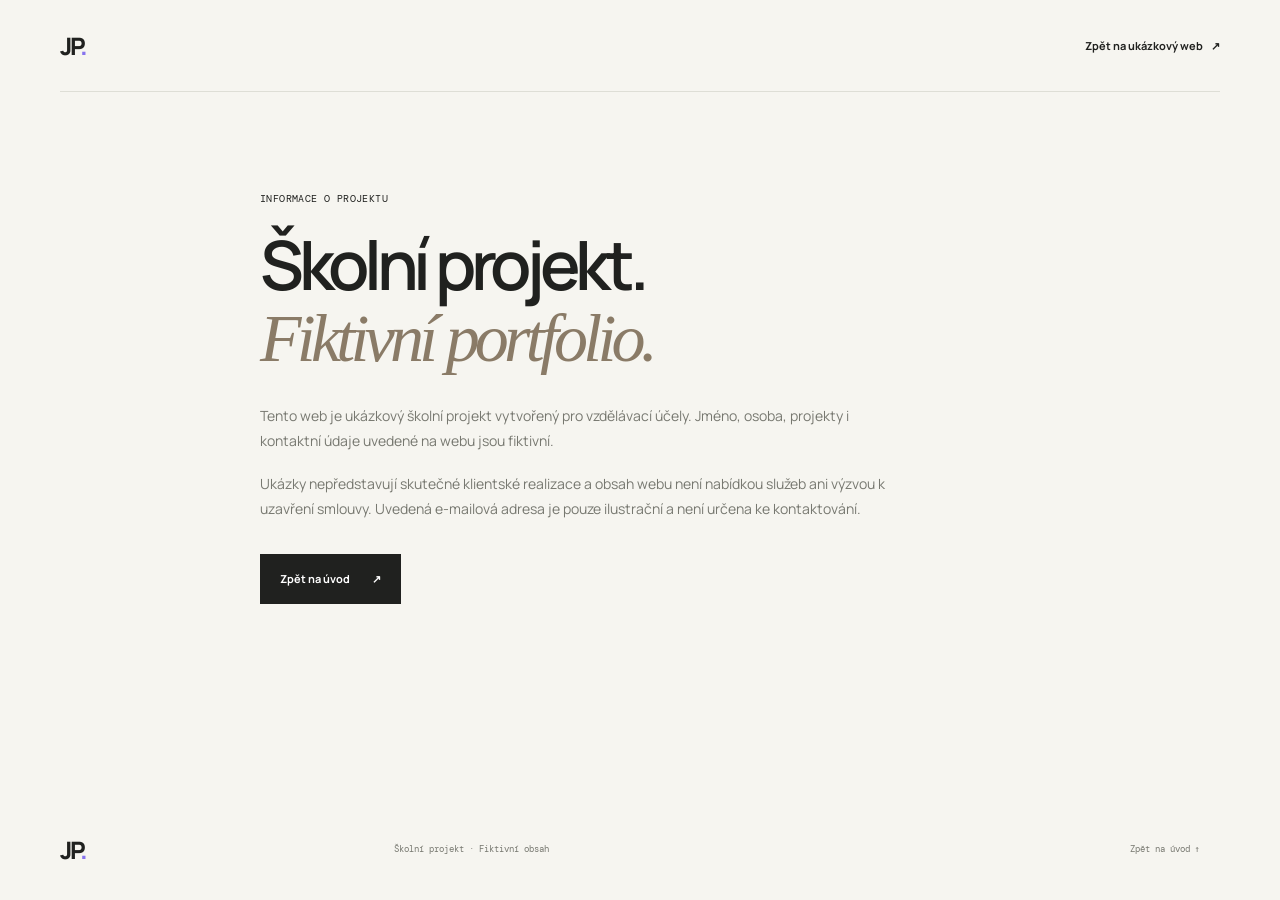
<file: informace.html>
<!doctype html>
<html lang="cs">
  <head>
    <meta charset="utf-8">
    <meta name="viewport" content="width=device-width, initial-scale=1">
    <meta name="theme-color" content="#f6f5f0">
    <meta name="robots" content="noindex,follow">
    <title>Informace o projektu — Jméno Příjmení</title>
    <link rel="icon" type="image/svg+xml" href="favicon.svg">
    <link rel="preconnect" href="https://fonts.googleapis.com">
    <link rel="preconnect" href="https://fonts.gstatic.com" crossorigin>
    <link
      href="https://fonts.googleapis.com/css2?family=DM+Mono:wght@400;500&family=Manrope:wght@400;500;600;700;800&display=swap"
      rel="stylesheet"
    >
    <link rel="stylesheet" href="styles.css">
  </head>
  <body>
    <header class="site-header">
      <a class="wordmark" href="index.html" aria-label="Jméno Příjmení, domů">JP<span>.</span></a>
      <a class="text-link" href="index.html">Zpět na ukázkový web <span aria-hidden="true">↗</span></a>
    </header>
    <main class="project-disclosure section-wrap">
      <p class="eyebrow">Informace o projektu</p>
      <h1>Školní projekt.<br><span class="serif-accent">Fiktivní portfolio.</span></h1>
      <p>
        Tento web je ukázkový školní projekt vytvořený pro vzdělávací účely.
        Jméno, osoba, projekty i kontaktní údaje uvedené na webu jsou fiktivní.
      </p>
      <p>
        Ukázky nepředstavují skutečné klientské realizace a obsah webu není nabídkou
        služeb ani výzvou k uzavření smlouvy. Uvedená e-mailová adresa je pouze
        ilustrační a není určena ke kontaktování.
      </p>
      <a class="button button-dark" href="index.html">Zpět na úvod <span aria-hidden="true">↗</span></a>
    </main>
    <footer class="site-footer">
      <a class="wordmark" href="index.html" aria-label="Jméno Příjmení, domů">JP<span>.</span></a>
      <p>Školní projekt · Fiktivní obsah</p>
      <a class="footer-top" href="index.html">Zpět na úvod ↑</a>
    </footer>
  </body>
</html>
</file>
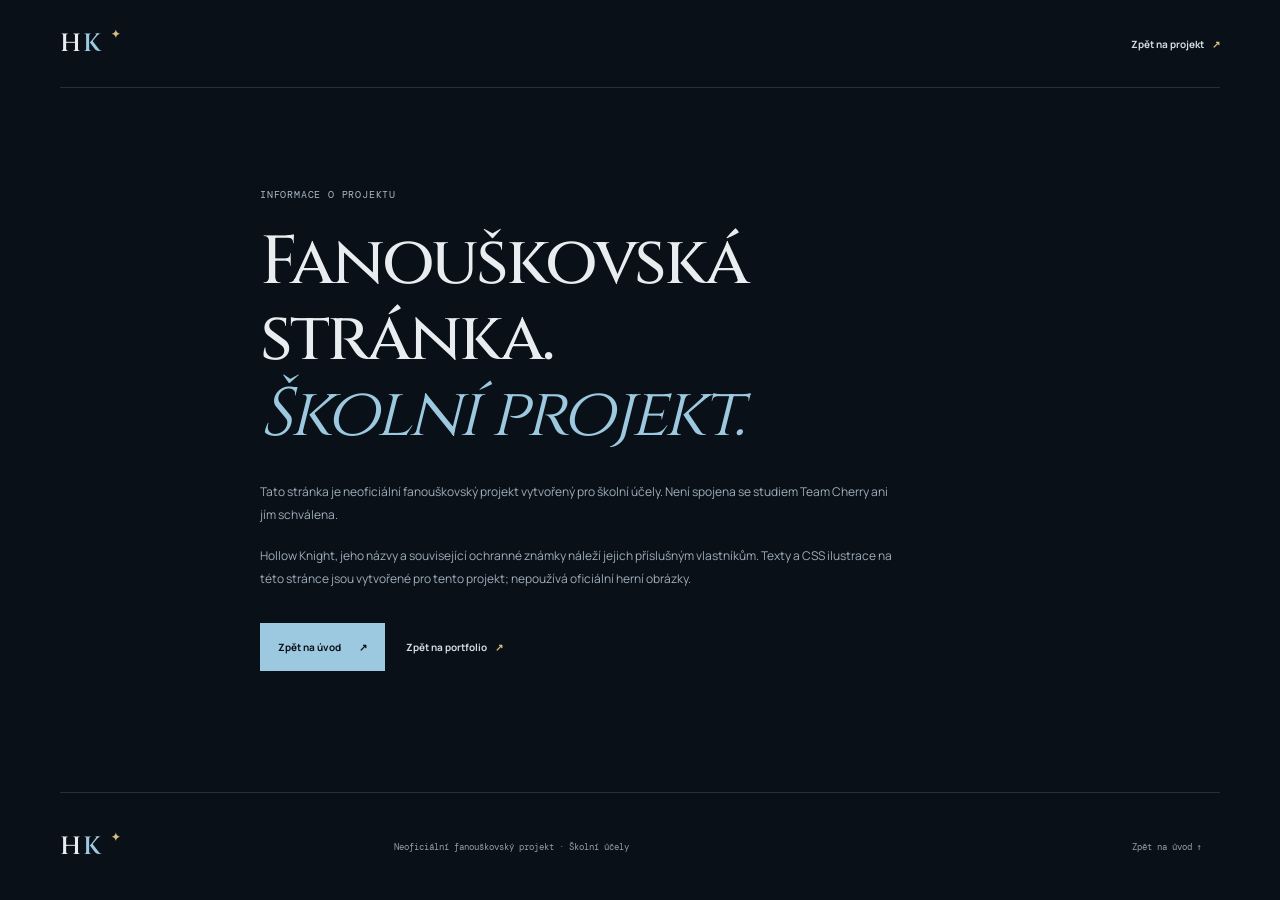
<file: projekt-1/informace.html>
<!doctype html>
<html lang="cs">
  <head>
    <meta charset="utf-8">
    <meta name="viewport" content="width=device-width, initial-scale=1">
    <meta name="theme-color" content="#0a1018">
    <meta name="robots" content="noindex,follow">
    <title>Informace o projektu — Hollow Knight</title>
    <link rel="icon" type="image/svg+xml" href="favicon.svg">
    <link rel="preconnect" href="https://fonts.googleapis.com">
    <link rel="preconnect" href="https://fonts.gstatic.com" crossorigin>
    <link
      href="https://fonts.googleapis.com/css2?family=Cinzel:wght@400;500;600;700&family=DM+Mono:wght@400;500&family=Manrope:wght@400;500;600;700;800&display=swap"
      rel="stylesheet"
    >
    <link rel="stylesheet" href="styles.css">
  </head>
  <body>
    <header class="site-header">
      <a class="wordmark" href="index.html" aria-label="Ozvěny Hallownestu, domů">H<span>K</span><i aria-hidden="true">✦</i></a>
      <a class="text-link" href="index.html">Zpět na projekt <span aria-hidden="true">↗</span></a>
    </header>
    <main class="project-disclosure section-wrap">
      <p class="eyebrow">Informace o projektu</p>
      <h1>Fanouškovská stránka.<br><span class="serif-accent">Školní projekt.</span></h1>
      <p>
        Tato stránka je neoficiální fanouškovský projekt vytvořený pro školní
        účely. Není spojena se studiem Team Cherry ani jím schválena.
      </p>
      <p>
        Hollow Knight, jeho názvy a související ochranné známky náleží jejich
        příslušným vlastníkům. Texty a CSS ilustrace na této stránce jsou
        vytvořené pro tento projekt; nepoužívá oficiální herní obrázky.
      </p>
      <a class="button button-dark" href="index.html">Zpět na úvod <span aria-hidden="true">↗</span></a>
      <a class="text-link back-to-portfolio" href="../index.html#projects">Zpět na portfolio <span aria-hidden="true">↗</span></a>
    </main>
    <footer class="site-footer">
      <a class="wordmark" href="index.html" aria-label="Ozvěny Hallownestu, domů">H<span>K</span><i aria-hidden="true">✦</i></a>
      <p>Neoficiální fanouškovský projekt · Školní účely</p>
      <a class="footer-top" href="index.html">Zpět na úvod ↑</a>
    </footer>
  </body>
</html>
</file>
<file: style.css>
:root {
    --color-ink: #182b3a;
    --color-muted: #62717c;
    --color-accent: #197c70;
    --color-accent-dark: #126258;
    --color-paper: #ffffff;
    --color-soft: #f2f6f5;
    --color-border: #dce6e3;
    --shadow-card: 0 12px 32px rgb(24 43 58 / 7%);
}

* {
    box-sizing: border-box;
}

html {
    scroll-behavior: smooth;
}

body {
    margin: 0;
    color: var(--color-ink);
    background: var(--color-paper);
    font-family: "Poppins", sans-serif;
    font-size: 16px;
    line-height: 1.7;
}

a {
    color: inherit;
}

a:focus-visible {
    outline: 3px solid #efb35e;
    outline-offset: 4px;
}

.container {
    width: min(1080px, calc(100% - 40px));
    margin: 0 auto;
}

header {
    position: sticky;
    z-index: 1;
    top: 0;
    background: rgb(255 255 255 / 94%);
    border-bottom: 1px solid var(--color-border);
    backdrop-filter: blur(12px);
}

.navbar {
    display: flex;
    min-height: 72px;
    align-items: center;
    justify-content: space-between;
    gap: 24px;
}

.logo {
    color: var(--color-ink);
    font-size: 1.25rem;
    font-weight: 700;
    text-decoration: none;
}

.logo span,
.hero h1 span {
    color: var(--color-accent);
}

.nav-links {
    display: flex;
    flex-wrap: wrap;
    gap: 24px;
    margin: 0;
    padding: 0;
    list-style: none;
}

.nav-links a {
    color: var(--color-muted);
    font-size: 0.9rem;
    font-weight: 500;
    text-decoration: none;
    transition: color 160ms ease;
}

.nav-links a:hover,
.contact-links a:hover {
    color: var(--color-accent);
}

.hero {
    overflow: hidden;
    background:
        radial-gradient(ellipse at 80% 45%, rgb(25 124 112 / 10%), transparent 36%),
        var(--color-soft);
}

.hero-content {
    display: flex;
    min-height: 440px;
    align-items: center;
    justify-content: space-between;
    gap: 48px;
    padding-top: 64px;
    padding-bottom: 64px;
}

.hero-text {
    max-width: 650px;
}

.subtitle,
.section-title > p {
    margin: 0 0 8px;
    color: var(--color-accent);
    font-size: 0.82rem;
    font-weight: 600;
    letter-spacing: 0.12em;
    text-transform: uppercase;
}

.hero h1 {
    margin: 0;
    font-size: clamp(2.7rem, 7vw, 4.7rem);
    letter-spacing: -0.06em;
    line-height: 1.12;
}

.hero h2 {
    margin: 12px 0;
    font-size: clamp(1.15rem, 3vw, 1.6rem);
    font-weight: 500;
}

.hero-text > p:last-of-type {
    max-width: 550px;
    margin: 0;
    color: var(--color-muted);
}

.hero-buttons {
    display: flex;
    flex-wrap: wrap;
    gap: 12px;
    margin-top: 26px;
}

.btn {
    display: inline-flex;
    min-height: 46px;
    align-items: center;
    justify-content: center;
    padding: 10px 20px;
    border: 2px solid var(--color-accent);
    border-radius: 8px;
    background: var(--color-accent);
    color: white;
    font-size: 0.9rem;
    font-weight: 600;
    text-decoration: none;
    transition: background 160ms ease, color 160ms ease, transform 160ms ease;
}

.btn:hover {
    transform: translateY(-2px);
    background: var(--color-accent-dark);
}

.btn-outline {
    background: transparent;
    color: var(--color-accent);
}

.btn-outline:hover {
    background: var(--color-accent);
    color: white;
}

.hero-icon {
    display: grid;
    width: 190px;
    height: 190px;
    flex: 0 0 190px;
    place-items: center;
    border: 1px solid rgb(25 124 112 / 18%);
    border-radius: 50%;
    background: rgb(255 255 255 / 75%);
    color: var(--color-accent);
    font-size: 5rem;
}

.section {
    padding: 76px 0;
    scroll-margin-top: 72px;
}

.section-gray {
    background: var(--color-soft);
}

.section-title {
    margin-bottom: 32px;
}

.section-title h2 {
    margin: 0;
    font-size: clamp(1.8rem, 4vw, 2.35rem);
    letter-spacing: -0.04em;
    line-height: 1.25;
}

.about-content {
    display: grid;
    grid-template-columns: 90px 1fr;
    align-items: start;
    gap: 24px;
}

.about-icon {
    display: grid;
    width: 76px;
    height: 76px;
    place-items: center;
    border-radius: 18px;
    background: #e2f0ed;
    color: var(--color-accent);
    font-size: 2rem;
}

.about-text h3 {
    margin: 0 0 10px;
    font-size: 1.25rem;
}

.about-text p {
    max-width: 760px;
    margin: 0 0 12px;
    color: var(--color-muted);
}

.skills-grid,
.projects-grid {
    display: grid;
    grid-template-columns: repeat(4, minmax(0, 1fr));
    gap: 18px;
}

.skill-card,
.project-card {
    border: 1px solid var(--color-border);
    border-radius: 12px;
    background: var(--color-paper);
    box-shadow: var(--shadow-card);
}

.skill-card {
    padding: 24px 20px;
}

.skill-card > i {
    color: var(--color-accent);
    font-size: 1.8rem;
}

.skill-card h3,
.project-content h3 {
    margin: 12px 0 6px;
    font-size: 1.05rem;
}

.skill-card p,
.project-content > p {
    margin: 0;
    color: var(--color-muted);
    font-size: 0.9rem;
}

.projects-grid {
    grid-template-columns: repeat(2, minmax(0, 1fr));
}

.project-card {
    display: flex;
    gap: 16px;
    padding: 22px;
}

.project-card-link {
    text-decoration: none;
    transition: border-color 160ms ease, box-shadow 160ms ease, transform 160ms ease;
}

.project-card-link:hover {
    transform: translateY(-2px);
    border-color: var(--color-accent);
    box-shadow: 0 16px 36px rgb(24 43 58 / 12%);
}

.project-icon {
    display: grid;
    width: 42px;
    height: 42px;
    flex: 0 0 42px;
    place-items: center;
    border-radius: 10px;
    background: #e2f0ed;
    color: var(--color-accent);
}

.project-content h3 {
    margin-top: 0;
}

.tags {
    display: flex;
    flex-wrap: wrap;
    gap: 7px;
    margin-top: 14px;
}

.tags span {
    padding: 3px 9px;
    border-radius: 999px;
    background: var(--color-soft);
    color: var(--color-accent-dark);
    font-size: 0.75rem;
    font-weight: 500;
}

.project-note {
    margin: 14px 0 0;
    color: var(--color-muted);
    font-size: 0.78rem;
    font-style: italic;
}

.contact {
    text-align: center;
}

.contact .section-title {
    margin-bottom: 14px;
}

.contact > p {
    max-width: 580px;
    margin: 0 auto;
    color: var(--color-muted);
}

.contact-links {
    display: flex;
    flex-wrap: wrap;
    justify-content: center;
    gap: 14px 28px;
    margin-top: 24px;
}

.contact-links a {
    display: inline-flex;
    align-items: center;
    gap: 9px;
    font-weight: 500;
    text-decoration: none;
    transition: color 160ms ease;
}

.contact-links i {
    color: var(--color-accent);
}

footer {
    background: var(--color-ink);
    color: white;
}

.footer-content {
    display: flex;
    min-height: 78px;
    align-items: center;
    justify-content: space-between;
    gap: 18px;
    padding-top: 12px;
    padding-bottom: 12px;
}

.footer-content p {
    margin: 0;
    color: #d2dcdf;
    font-size: 0.82rem;
}

.footer-meta {
    display: grid;
    gap: 4px;
    justify-items: center;
    text-align: center;
}

.footer-meta p {
    font-size: 0.72rem;
}

.validation-link {
    display: inline-flex;
    align-items: center;
    gap: 6px;
    color: #8ed0c4;
    font-size: 0.78rem;
    text-decoration: none;
}

.validation-link:hover {
    color: white;
}

.social-links {
    display: flex;
    gap: 16px;
}

.social-links a {
    color: white;
    font-size: 1.15rem;
    transition: color 160ms ease;
}

.social-links a:hover {
    color: #8ed0c4;
}

@media (max-width: 800px) {
    .skills-grid {
        grid-template-columns: repeat(2, minmax(0, 1fr));
    }

    .projects-grid {
        grid-template-columns: 1fr;
    }

    .hero-icon {
        width: 150px;
        height: 150px;
        flex-basis: 150px;
        font-size: 4rem;
    }
}

@media (max-width: 600px) {
    .container {
        width: min(100% - 32px, 480px);
    }

    .navbar {
        min-height: 64px;
        flex-direction: column;
        justify-content: center;
        gap: 4px;
        padding: 10px 0;
    }

    .nav-links {
        justify-content: center;
        gap: 4px 16px;
    }

    .nav-links a {
        font-size: 0.8rem;
    }

    .hero-content {
        min-height: auto;
        flex-direction: column-reverse;
        align-items: flex-start;
        gap: 28px;
        padding-top: 44px;
        padding-bottom: 52px;
    }

    .hero-icon {
        width: 100px;
        height: 100px;
        flex-basis: 100px;
        align-self: center;
        font-size: 2.8rem;
    }

    .section {
        padding: 56px 0;
    }

    .about-content {
        grid-template-columns: 1fr;
        gap: 16px;
    }

    .skills-grid {
        gap: 12px;
    }

    .skill-card {
        padding: 18px 15px;
    }

    .project-card {
        padding: 18px;
    }

    .footer-content {
        flex-direction: column;
        justify-content: center;
        text-align: center;
    }
}
</file>
<file: algoritmy/style.css>
@import url("https://fonts.googleapis.com/css2?family=DM+Mono:wght@400;500&family=DM+Sans:wght@400;500;600;700&family=Space+Grotesk:wght@400;500;600;700&display=swap");

:root {
    color-scheme: light;
    --ink: #1d2925;
    --muted: #64716b;
    --paper: #f5f4ef;
    --white: #fffefa;
    --line: #dedfd6;
    --green: #a9ed76;
    --green-dark: #4a7333;
    --dark: #202b26;
    --mono: "DM Mono", monospace;
    --display: "Space Grotesk", sans-serif;
}

* { box-sizing: border-box; }
html { scroll-behavior: smooth; scroll-padding-top: 85px; }
body { margin: 0; color: var(--ink); background: var(--paper); font-family: "DM Sans", sans-serif; font-size: 16px; line-height: 1.65; }
a { color: inherit; }
a:focus-visible, button:focus-visible, input:focus-visible + .answer-option { outline: 3px solid #477b28; outline-offset: 4px; }
button, input { font: inherit; }
.container { width: min(1120px, calc(100% - 48px)); margin-inline: auto; }
.skip-link { position: absolute; z-index: 20; top: 8px; left: 8px; padding: 10px 16px; transform: translateY(-150%); color: var(--white); background: var(--dark); }
.skip-link:focus { transform: translateY(0); }
.site-header { position: sticky; z-index: 10; top: 0; background: rgb(245 244 239 / 92%); border-bottom: 1px solid rgb(29 41 37 / 9%); backdrop-filter: blur(14px); }
.navigation { display: flex; min-height: 76px; align-items: center; justify-content: space-between; gap: 24px; }
.brand { display: inline-flex; align-items: center; gap: 10px; font-family: var(--display); font-size: 1.13rem; font-weight: 700; text-decoration: none; }
.brand-mark { display: grid; width: 31px; height: 31px; place-items: center; color: var(--dark); background: var(--green); border-radius: 50%; font-size: .9rem; }
.brand-dot, .accent { color: #80ba53; }
.nav-links { display: flex; align-items: center; gap: clamp(14px, 2.5vw, 32px); }
.nav-links a { color: #46534c; font-size: .86rem; text-decoration: none; }
.nav-links a:hover { color: var(--green-dark); }
.nav-links .nav-cta { padding: 9px 14px; color: var(--white); background: var(--dark); border-radius: 4px; }
.nav-cta span { padding-left: 5px; color: var(--green); }
.hero { position: relative; display: grid; min-height: 630px; grid-template-columns: 1fr 1fr; align-items: center; gap: 7%; padding-block: 70px 96px; }
.hero-copy { position: relative; z-index: 1; }
.eyebrow, .section-label, .formula-label, .art-topline, .art-caption, .hero-footnote, .method-tag, .quiz-topline, .result-kicker, .back-top { font-family: var(--mono); font-size: .68rem; letter-spacing: .08em; }
.eyebrow { display: flex; align-items: center; gap: 11px; color: var(--muted); }
.eyebrow > span:last-child { margin-left: 8px; color: #8a938c; }
.eyebrow-line { width: 25px; height: 1px; background: #7e9c68; }
h1, h2, h3, p { margin-top: 0; }
.hero h1, .section-heading h2, .intro h2, .methods h2, .diagram-heading h2, .quiz-intro h2 { margin-bottom: 23px; font-family: var(--display); font-size: clamp(3.2rem, 7vw, 5.7rem); font-weight: 600; letter-spacing: -.075em; line-height: .96; }
.hero-muted, .section-heading h2 span, .intro h2 span, .methods h2 span, .diagram-heading h2 span, .quiz-intro h2 span { color: #7f8a82; }
.hero-description { max-width: 430px; margin-bottom: 27px; color: var(--muted); font-size: 1.04rem; }
.button { display: inline-flex; min-height: 48px; align-items: center; justify-content: center; gap: 24px; padding: 0 18px; border: 0; border-radius: 3px; cursor: pointer; font-size: .88rem; font-weight: 600; text-decoration: none; transition: transform .18s ease, background .18s ease; }
.button:hover:not(:disabled) { transform: translateY(-2px); }
.button-dark { color: var(--white); background: var(--dark); }
.button-dark span { color: var(--green); font-size: 1.1rem; }
.button:disabled { cursor: not-allowed; opacity: .46; }
.hero-art { position: relative; min-height: 390px; padding: 23px 26px; overflow: hidden; color: var(--white); background: var(--dark); border-radius: 5px; box-shadow: 16px 18px 0 #e4e6dc; }
.hero-art::after { position: absolute; right: -52px; bottom: -90px; width: 215px; height: 215px; border: 1px solid rgb(169 237 118 / 18%); border-radius: 50%; box-shadow: 0 0 0 22px rgb(169 237 118 / 4%), 0 0 0 48px rgb(169 237 118 / 4%); content: ""; }
.art-topline { display: flex; justify-content: space-between; color: #a3ada5; font-size: .61rem; }
.live-dot { color: var(--green); }
.flow { position: relative; z-index: 1; display: grid; width: min(245px, 80%); justify-items: center; gap: 10px; margin: 35px auto 23px; }
.flow-node { display: grid; width: 100%; gap: 2px; padding: 10px 15px; border: 1px solid #65726a; background: #2a362f; }
.flow-node > span { color: #aab4aa; font-family: var(--mono); font-size: .55rem; letter-spacing: .1em; }
.flow-node strong { font-family: var(--mono); font-size: .87rem; font-weight: 400; }
.flow-input { border-radius: 20px; }
.flow-process { border-left: 3px solid var(--green); }
.flow-output { width: 75%; border-radius: 4px 4px 23px 23px; }
.flow-arrow { color: var(--green); line-height: 1; }
.art-caption { position: relative; z-index: 1; display: flex; justify-content: space-between; padding-top: 14px; color: #a3ada5; border-top: 1px solid #39443d; font-size: .61rem; }
.art-caption span:last-child { color: var(--green); }
.art-index { position: absolute; right: 15px; bottom: -52px; color: rgb(255 255 255 / 4%); font-family: var(--display); font-size: 15rem; font-weight: 700; line-height: 1; }
.hero-footnote { position: absolute; right: 0; bottom: 30px; left: 0; display: flex; justify-content: space-between; color: #828b84; font-size: .6rem; }
.section-pad { padding-block: 104px; }
.intro { background: #e9eee5; }
.intro-grid { display: grid; grid-template-columns: .8fr 1.15fr .95fr; align-items: start; gap: 46px; }
.section-label { margin-bottom: 0; color: #66736a; white-space: nowrap; }
.section-label span { color: var(--green-dark); }
.intro h2, .methods h2, .diagram-heading h2, .quiz-intro h2 { margin: -8px 0 25px; font-size: clamp(2.7rem, 5vw, 4.25rem); }
.intro h2 span { color: #81947c; }
.intro-text { max-width: 510px; margin-bottom: 15px; color: #5d6860; font-size: .97rem; }
.intro-text strong { color: var(--ink); }
.formula-card { align-self: center; padding: 23px 20px; background: var(--white); border: 1px solid #dfe4da; border-radius: 3px; }
.formula-label { color: #758078; font-size: .59rem; }
.formula { display: flex; align-items: center; justify-content: space-between; gap: 9px; margin-block: 20px 12px; font-family: var(--display); font-size: clamp(.85rem, 1.5vw, 1.12rem); font-weight: 600; }
.formula i { color: #829779; font-family: var(--mono); font-size: .77rem; font-style: normal; }
.formula span:last-child { color: var(--green-dark); }
.formula-note { color: #79837b; font-size: .76rem; }
.section-heading { display: grid; grid-template-columns: 1fr 1fr; align-items: end; gap: 20px 30px; margin-bottom: 36px; }
.section-heading .section-label { grid-column: 1 / -1; }
.section-heading h2 { margin: -9px 0 0; font-size: clamp(2.5rem, 5vw, 4rem); }
.section-heading > p:last-child { max-width: 350px; margin: 0 0 6px; color: var(--muted); }
.property-grid { display: grid; grid-template-columns: repeat(3, 1fr); gap: 13px; }
.property-card { min-height: 193px; padding: 22px; background: var(--white); border: 1px solid #e6e5dc; border-radius: 3px; transition: transform .2s ease, border-color .2s ease; }
.property-card:hover { transform: translateY(-3px); border-color: #9eaf93; }
.card-number { color: #789166; font-family: var(--mono); font-size: .67rem; }
.property-card h3, .symbol-card h3 { margin: 20px 0 6px; font-family: var(--display); font-size: 1.13rem; letter-spacing: -.025em; }
.property-card p, .symbol-card p { margin-bottom: 0; color: var(--muted); font-size: .86rem; }
.note { display: flex; align-items: center; gap: 15px; margin-top: 16px; padding: 15px 19px; background: #edf2e8; border-left: 2px solid #91b66e; }
.note-icon { display: grid; width: 23px; height: 23px; flex: 0 0 auto; place-items: center; color: var(--green-dark); border: 1px solid #9bb38c; border-radius: 50%; font-family: var(--mono); font-size: .8rem; }
.note p { margin: 0; color: #5c695e; font-size: .84rem; }
.note strong { color: var(--ink); }
.methods { color: var(--white); background: var(--dark); }
.methods-grid { display: grid; grid-template-columns: .8fr 1.2fr; gap: 10%; }
.methods .section-label { color: #b0bbb1; }
.methods h2 { margin-top: 32px; }
.methods h2 span { color: #a1af9e; }
.methods-intro { max-width: 320px; color: #aab5ac; }
.method-list { border-top: 1px solid #465148; }
.method-row { display: grid; grid-template-columns: 32px 1fr auto; align-items: center; gap: 12px; padding: 16px 0; border-bottom: 1px solid #465148; }
.method-index { align-self: start; padding-top: 4px; color: var(--green); font-family: var(--mono); font-size: .66rem; }
.method-row h3 { margin: 0 0 3px; font-family: var(--display); font-size: 1rem; }
.method-row p { max-width: 390px; margin: 0; color: #aab5ac; font-size: .79rem; }
.method-tag { color: #a7bc9a; font-size: .57rem; white-space: nowrap; }
.diagram-heading { display: flex; align-items: end; justify-content: space-between; gap: 30px; margin-bottom: 35px; }
.diagram-heading h2 { margin-block: 24px 0; font-size: clamp(2.5rem, 5vw, 4rem); }
.diagram-heading h2 span { color: #81947c; }
.diagram-heading > p { max-width: 300px; margin: 0 0 5px; color: var(--muted); font-size: .91rem; }
.symbol-grid { display: grid; grid-template-columns: repeat(4, 1fr); gap: 12px; }
.symbol-card { min-height: 177px; padding: 18px; background: var(--white); border: 1px solid #e6e5dc; }
.shape-wrap { display: grid; width: 93px; height: 49px; place-items: center; }
.shape { display: grid; width: 123px; height: 40px; place-items: center; color: #31432d; background: #edf4e7; border: 1px solid #9dae93; font-family: var(--mono); font-size: .62rem; }
.shape-terminal { width: 117px; height: 33px; border-radius: 30px; }
.shape-io { width: 112px; clip-path: polygon(9% 0, 100% 0, 91% 100%, 0 100%); }
.shape-decision { width: 42px; height: 42px; transform: rotate(45deg); }
.shape-decision::first-letter { transform: rotate(-45deg); }
.shape-wrap .shape-decision { font-size: 0; }
.shape-wrap .shape-decision::after { content: "ANO?"; font-size: .62rem; transform: rotate(-45deg); }
.shape-preparation { width: 106px; height: 40px; clip-path: polygon(12% 0, 88% 0, 100% 50%, 88% 100%, 12% 100%, 0 50%); }
.shape-connector { width: 40px; height: 40px; border-radius: 50%; }
.shape-subprogram { border-right: 4px double #758e68; border-left: 4px double #758e68; }
.symbol-card h3 { margin-top: 13px; font-size: 1rem; }
.symbol-card p { font-size: .77rem; line-height: 1.5; }
.quiz-section { color: var(--white); background: #e9eee5; }
.quiz-layout { display: grid; grid-template-columns: .7fr 1.3fr; align-items: center; gap: 9%; }
.quiz-intro .section-label { margin-bottom: 35px; }
.quiz-intro h2 { color: var(--ink); }
.quiz-intro h2 span { color: #85967e; }
.quiz-intro > p:not(.section-label) { max-width: 260px; color: #64716b; }
.quiz-stamp { display: grid; width: 106px; height: 106px; align-content: center; justify-items: center; margin-top: 32px; color: var(--dark); border: 1px solid #aebca4; border-radius: 50%; transform: rotate(-9deg); }
.quiz-stamp span { font-family: var(--mono); font-size: .51rem; letter-spacing: .08em; }
.quiz-stamp strong { font-family: var(--display); font-size: 1.2rem; }
.quiz-card { min-height: 440px; padding: clamp(22px, 4vw, 42px); color: var(--ink); background: var(--white); border: 1px solid #dfe4da; border-radius: 4px; box-shadow: 0 15px 45px rgb(29 41 37 / 7%); }
.quiz-topline { display: flex; justify-content: space-between; color: #728078; font-size: .63rem; }
.progress-track { height: 3px; margin: 13px 0 29px; overflow: hidden; background: #e8ebe4; }
.progress-track > span { display: block; width: 0; height: 100%; background: #81b957; transition: width .25s ease; }
#question-fieldset { min-width: 0; margin: 0; padding: 0; border: 0; }
#question-title { margin-bottom: 20px; font-family: var(--display); font-size: clamp(1.2rem, 2.4vw, 1.65rem); font-weight: 600; letter-spacing: -.03em; line-height: 1.28; }
.answer-list { display: grid; gap: 8px; }
.answer-choice { position: relative; }
.answer-choice input { position: absolute; width: 1px; height: 1px; overflow: hidden; clip: rect(0, 0, 0, 0); white-space: nowrap; clip-path: inset(50%); }
.answer-option { display: flex; min-height: 46px; align-items: center; gap: 12px; padding: 9px 13px; color: #4e5b53; border: 1px solid #e4e6de; border-radius: 3px; cursor: pointer; font-size: .87rem; transition: background .15s ease, border-color .15s ease; }
.answer-option:hover { border-color: #a2b394; }
.answer-choice input:checked + .answer-option { color: var(--ink); background: #f0f5eb; border-color: #8fa77f; }
.answer-letter { display: grid; width: 22px; height: 22px; flex: 0 0 auto; place-items: center; color: #758078; background: #f1f2ed; border-radius: 2px; font-family: var(--mono); font-size: .68rem; }
.answer-choice input:checked + .answer-option .answer-letter { color: var(--white); background: var(--green-dark); }
.answer-feedback { min-height: 26px; margin: 10px 0 3px; color: #52674b; font-size: .82rem; }
.quiz-button { min-width: 190px; }
.quiz-result { padding-block: 25px; }
.result-mark { display: grid; width: 48px; height: 48px; place-items: center; color: #35572b; background: #e6f2dc; border-radius: 50%; font-size: 1.35rem; }
.result-kicker { margin: 17px 0 5px; color: #64716b; font-size: .65rem; }
.quiz-result h3 { margin: 0 0 9px; font-family: var(--display); font-size: 2rem; letter-spacing: -.05em; }
.quiz-result > p:not(.result-kicker) { max-width: 400px; margin-bottom: 20px; color: #64716b; }
.site-footer { padding-block: 24px; background: var(--paper); border-top: 1px solid #e3e3da; }
.footer-inner { display: flex; align-items: center; justify-content: space-between; gap: 20px; }
.footer-inner > p { margin: 0; color: #778179; font-size: .79rem; }
.back-top { color: #59665e; font-size: .61rem; text-decoration: none; }

@media (max-width: 850px) {
    .hero { gap: 5%; }
    .hero-art { min-height: 355px; padding-inline: 20px; }
    .intro-grid { grid-template-columns: .7fr 1.3fr; gap: 30px; }
    .intro-grid .section-label { grid-column: 1 / -1; }
    .formula-card { grid-column: 2; }
    .symbol-grid { grid-template-columns: repeat(3, 1fr); }
    .quiz-layout { gap: 5%; }
}
@media (max-width: 620px) {
    .container { width: min(100% - 36px, 480px); }
    .navigation { min-height: 64px; }
    .nav-links { gap: 12px; }
    .nav-links > a:not(.nav-cta) { display: none; }
    .nav-links .nav-cta { padding: 8px 10px; font-size: .78rem; }
    .hero { min-height: 0; grid-template-columns: 1fr; gap: 38px; padding-block: 57px 80px; }
    .hero h1 { font-size: clamp(3.6rem, 16vw, 5rem); }
    .hero-art { min-height: 350px; }
    .hero-footnote { bottom: 22px; }
    .section-pad { padding-block: 72px; }
    .intro-grid, .methods-grid, .quiz-layout { grid-template-columns: 1fr; gap: 27px; }
    .intro-grid .section-label { grid-column: auto; }
    .intro h2, .methods h2, .diagram-heading h2, .quiz-intro h2 { margin-top: 0; font-size: 3.2rem; }
    .formula-card { grid-column: auto; }
    .section-heading { grid-template-columns: 1fr; gap: 18px; }
    .section-heading .section-label { grid-column: auto; }
    .section-heading h2 { font-size: 3rem; }
    .property-grid { grid-template-columns: repeat(2, 1fr); }
    .property-card { min-height: 185px; padding: 17px; }
    .property-card h3 { font-size: 1rem; }
    .method-row { grid-template-columns: 25px 1fr; gap: 8px; }
    .method-tag { grid-column: 2; margin-top: -6px; }
    .diagram-heading { align-items: start; flex-direction: column; gap: 18px; }
    .diagram-heading h2 { font-size: 2.9rem; }
    .symbol-grid { grid-template-columns: repeat(2, 1fr); }
    .symbol-card { min-height: 170px; padding: 14px; }
    .quiz-layout { gap: 25px; }
    .quiz-intro .section-label { margin-bottom: 22px; }
    .quiz-stamp { display: none; }
    .quiz-card { min-height: 0; padding: 22px 18px; }
    .footer-inner { flex-wrap: wrap; }
    .footer-inner > p { order: 1; width: 100%; }
}
@media (max-width: 380px) {
    .property-grid { grid-template-columns: 1fr; }
    .property-card { min-height: 0; }
    .symbol-grid { grid-template-columns: 1fr 1fr; }
    .formula { gap: 5px; font-size: .81rem; }
}
@media (prefers-reduced-motion: reduce) {
    *, *::before, *::after { scroll-behavior: auto !important; transition-duration: .01ms !important; animation-duration: .01ms !important; animation-iteration-count: 1 !important; }
}
</file>
<file: portfolio/style.css>
:root {
    --color-ink: #182b3a;
    --color-muted: #62717c;
    --color-accent: #197c70;
    --color-accent-dark: #126258;
    --color-paper: #ffffff;
    --color-soft: #f2f6f5;
    --color-border: #dce6e3;
    --shadow-card: 0 12px 32px rgb(24 43 58 / 7%);
}

* {
    box-sizing: border-box;
}

html {
    scroll-behavior: smooth;
}

body {
    margin: 0;
    color: var(--color-ink);
    background: var(--color-paper);
    font-family: "Poppins", sans-serif;
    font-size: 16px;
    line-height: 1.7;
}

a {
    color: inherit;
}

a:focus-visible {
    outline: 3px solid #efb35e;
    outline-offset: 4px;
}

.container {
    width: min(1080px, calc(100% - 40px));
    margin: 0 auto;
}

header {
    position: sticky;
    z-index: 1;
    top: 0;
    background: rgb(255 255 255 / 94%);
    border-bottom: 1px solid var(--color-border);
    backdrop-filter: blur(12px);
}

.navbar {
    display: flex;
    min-height: 72px;
    align-items: center;
    justify-content: space-between;
    gap: 24px;
}

.logo {
    color: var(--color-ink);
    font-size: 1.25rem;
    font-weight: 700;
    text-decoration: none;
}

.logo span,
.hero h1 span {
    color: var(--color-accent);
}

.nav-links {
    display: flex;
    flex-wrap: wrap;
    gap: 24px;
    margin: 0;
    padding: 0;
    list-style: none;
}

.nav-links a {
    color: var(--color-muted);
    font-size: 0.9rem;
    font-weight: 500;
    text-decoration: none;
    transition: color 160ms ease;
}

.nav-links a:hover,
.contact-links a:hover {
    color: var(--color-accent);
}

.hero {
    overflow: hidden;
    background:
        radial-gradient(ellipse at 80% 45%, rgb(25 124 112 / 10%), transparent 36%),
        var(--color-soft);
}

.hero-content {
    display: flex;
    min-height: 440px;
    align-items: center;
    justify-content: space-between;
    gap: 48px;
    padding-top: 64px;
    padding-bottom: 64px;
}

.hero-text {
    max-width: 650px;
}

.subtitle,
.section-title > p {
    margin: 0 0 8px;
    color: var(--color-accent);
    font-size: 0.82rem;
    font-weight: 600;
    letter-spacing: 0.12em;
    text-transform: uppercase;
}

.hero h1 {
    margin: 0;
    font-size: clamp(2.7rem, 7vw, 4.7rem);
    letter-spacing: -0.06em;
    line-height: 1.12;
}

.hero h2 {
    margin: 12px 0;
    font-size: clamp(1.15rem, 3vw, 1.6rem);
    font-weight: 500;
}

.hero-text > p:last-of-type {
    max-width: 550px;
    margin: 0;
    color: var(--color-muted);
}

.hero-buttons {
    display: flex;
    flex-wrap: wrap;
    gap: 12px;
    margin-top: 26px;
}

.btn {
    display: inline-flex;
    min-height: 46px;
    align-items: center;
    justify-content: center;
    padding: 10px 20px;
    border: 2px solid var(--color-accent);
    border-radius: 8px;
    background: var(--color-accent);
    color: white;
    font-size: 0.9rem;
    font-weight: 600;
    text-decoration: none;
    transition: background 160ms ease, color 160ms ease, transform 160ms ease;
}

.btn:hover {
    transform: translateY(-2px);
    background: var(--color-accent-dark);
}

.btn-outline {
    background: transparent;
    color: var(--color-accent);
}

.btn-outline:hover {
    background: var(--color-accent);
    color: white;
}

.hero-icon {
    display: grid;
    width: 190px;
    height: 190px;
    flex: 0 0 190px;
    place-items: center;
    border: 1px solid rgb(25 124 112 / 18%);
    border-radius: 50%;
    background: rgb(255 255 255 / 75%);
    color: var(--color-accent);
    font-size: 5rem;
}

.section {
    padding: 76px 0;
    scroll-margin-top: 72px;
}

.section-gray {
    background: var(--color-soft);
}

.section-title {
    margin-bottom: 32px;
}

.section-title h2 {
    margin: 0;
    font-size: clamp(1.8rem, 4vw, 2.35rem);
    letter-spacing: -0.04em;
    line-height: 1.25;
}

.about-content {
    display: grid;
    grid-template-columns: 90px 1fr;
    align-items: start;
    gap: 24px;
}

.about-icon {
    display: grid;
    width: 76px;
    height: 76px;
    place-items: center;
    border-radius: 18px;
    background: #e2f0ed;
    color: var(--color-accent);
    font-size: 2rem;
}

.about-text h3 {
    margin: 0 0 10px;
    font-size: 1.25rem;
}

.about-text p {
    max-width: 760px;
    margin: 0 0 12px;
    color: var(--color-muted);
}

.skills-grid,
.projects-grid {
    display: grid;
    grid-template-columns: repeat(4, minmax(0, 1fr));
    gap: 18px;
}

.skill-card,
.project-card {
    border: 1px solid var(--color-border);
    border-radius: 12px;
    background: var(--color-paper);
    box-shadow: var(--shadow-card);
}

.skill-card {
    padding: 24px 20px;
}

.skill-card > i {
    color: var(--color-accent);
    font-size: 1.8rem;
}

.skill-card h3,
.project-content h3 {
    margin: 12px 0 6px;
    font-size: 1.05rem;
}

.skill-card p,
.project-content > p {
    margin: 0;
    color: var(--color-muted);
    font-size: 0.9rem;
}

.projects-grid {
    grid-template-columns: repeat(3, minmax(0, 1fr));
}

.project-card {
    display: flex;
    gap: 16px;
    padding: 22px;
}

.project-icon {
    display: grid;
    width: 42px;
    height: 42px;
    flex: 0 0 42px;
    place-items: center;
    border-radius: 10px;
    background: #e2f0ed;
    color: var(--color-accent);
}

.project-content h3 {
    margin-top: 0;
}

.tags {
    display: flex;
    flex-wrap: wrap;
    gap: 7px;
    margin-top: 14px;
}

.tags span {
    padding: 3px 9px;
    border-radius: 999px;
    background: var(--color-soft);
    color: var(--color-accent-dark);
    font-size: 0.75rem;
    font-weight: 500;
}

.project-note {
    margin: 14px 0 0;
    color: var(--color-muted);
    font-size: 0.78rem;
    font-style: italic;
}

.contact {
    text-align: center;
}

.contact .section-title {
    margin-bottom: 14px;
}

.contact > p {
    max-width: 580px;
    margin: 0 auto;
    color: var(--color-muted);
}

.contact-links {
    display: flex;
    flex-wrap: wrap;
    justify-content: center;
    gap: 14px 28px;
    margin-top: 24px;
}

.contact-links a {
    display: inline-flex;
    align-items: center;
    gap: 9px;
    font-weight: 500;
    text-decoration: none;
    transition: color 160ms ease;
}

.contact-links i {
    color: var(--color-accent);
}

footer {
    background: var(--color-ink);
    color: white;
}

.footer-content {
    display: flex;
    min-height: 78px;
    align-items: center;
    justify-content: space-between;
    gap: 18px;
    padding-top: 12px;
    padding-bottom: 12px;
}

.footer-content p {
    margin: 0;
    color: #d2dcdf;
    font-size: 0.82rem;
}

.social-links {
    display: flex;
    gap: 16px;
}

.social-links a {
    color: white;
    font-size: 1.15rem;
    transition: color 160ms ease;
}

.social-links a:hover {
    color: #8ed0c4;
}

@media (max-width: 800px) {
    .skills-grid {
        grid-template-columns: repeat(2, minmax(0, 1fr));
    }

    .projects-grid {
        grid-template-columns: 1fr;
    }

    .hero-icon {
        width: 150px;
        height: 150px;
        flex-basis: 150px;
        font-size: 4rem;
    }
}

@media (max-width: 600px) {
    .container {
        width: min(100% - 32px, 480px);
    }

    .navbar {
        min-height: 64px;
        flex-direction: column;
        justify-content: center;
        gap: 4px;
        padding: 10px 0;
    }

    .nav-links {
        justify-content: center;
        gap: 4px 16px;
    }

    .nav-links a {
        font-size: 0.8rem;
    }

    .hero-content {
        min-height: auto;
        flex-direction: column-reverse;
        align-items: flex-start;
        gap: 28px;
        padding-top: 44px;
        padding-bottom: 52px;
    }

    .hero-icon {
        width: 100px;
        height: 100px;
        flex-basis: 100px;
        align-self: center;
        font-size: 2.8rem;
    }

    .section {
        padding: 56px 0;
    }

    .about-content {
        grid-template-columns: 1fr;
        gap: 16px;
    }

    .skills-grid {
        gap: 12px;
    }

    .skill-card {
        padding: 18px 15px;
    }

    .project-card {
        padding: 18px;
    }

    .footer-content {
        flex-direction: column;
        justify-content: center;
        text-align: center;
    }
}
</file>
<file: projekt-1/styles.css>
:root {
  color-scheme: dark;
  --night: #0a1018;
  --deep: #101b28;
  --panel: #152332;
  --paper: #e9edf0;
  --muted: #a0aeba;
  --line: rgb(190 211 226 / 16%);
  --blue: #9cc9df;
  --gold: #d6bd83;
  --mono: "DM Mono", monospace;
  --sans: "Manrope", sans-serif;
  --serif: "Cinzel", Georgia, serif;
}

* {
  box-sizing: border-box;
}

html {
  scroll-behavior: smooth;
  scroll-padding-top: 96px;
}

body {
  margin: 0;
  background: var(--night);
  color: var(--paper);
  font-family: var(--sans);
  -webkit-font-smoothing: antialiased;
}

a {
  color: inherit;
  text-decoration: none;
}

button,
a {
  -webkit-tap-highlight-color: transparent;
}

button:focus-visible,
a:focus-visible {
  outline: 3px solid var(--gold);
  outline-offset: 4px;
}

.site-header,
.site-footer,
.section-wrap {
  width: min(1160px, calc(100% - 96px));
  margin-inline: auto;
}

.project-notice {
  display: flex;
  justify-content: center;
  align-items: center;
  flex-wrap: wrap;
  gap: 6px 14px;
  padding: 10px 24px;
  background: #070b10;
  color: var(--muted);
  font: 10px var(--mono);
  text-align: center;
}

.project-notice a {
  color: var(--gold);
  font-weight: 500;
  text-decoration: underline;
  text-underline-offset: 3px;
}

.site-header {
  height: 88px;
  position: relative;
  display: flex;
  justify-content: space-between;
  align-items: center;
  border-bottom: 1px solid var(--line);
}

.project-disclosure {
  min-height: calc(100vh - 196px);
  max-width: 760px;
  padding-block: 100px 120px;
}

.project-disclosure .eyebrow {
  margin-bottom: 24px;
}

.project-disclosure h1 {
  margin-bottom: 28px;
  font-size: clamp(42px, 6vw, 68px);
}

.project-disclosure > p:not(.eyebrow) {
  max-width: 640px;
  margin-bottom: 18px;
  color: var(--muted);
  font-size: 12px;
  line-height: 1.9;
}

.project-disclosure .button {
  margin-top: 14px;
}

.back-to-portfolio {
  display: inline-block;
  margin-left: 18px;
}

.wordmark {
  position: relative;
  color: var(--paper);
  font: 600 25px var(--serif);
  letter-spacing: 0.08em;
}

.wordmark span {
  color: var(--blue);
}

.wordmark i {
  margin-left: 8px;
  color: var(--gold);
  font-size: 11px;
  font-style: normal;
  vertical-align: top;
}

.main-nav {
  display: flex;
  align-items: center;
  gap: 36px;
  color: #c2cbd2;
  font-size: 11px;
  font-weight: 600;
}

.main-nav a:not(.nav-cta),
.footer-top {
  transition: color 160ms ease;
}

.main-nav a:not(.nav-cta):hover,
.footer-top:hover {
  color: var(--blue);
}

.nav-cta {
  padding: 12px 16px;
  border: 1px solid rgb(156 201 223 / 45%);
  color: var(--blue);
  transition: color 160ms ease, background-color 160ms ease;
}

.nav-cta:hover {
  background: var(--blue);
  color: var(--night);
}

.nav-cta span {
  margin-left: 8px;
}

.menu-toggle {
  display: none;
}

.hero {
  min-height: 670px;
  position: relative;
  display: grid;
  grid-template-columns: 1fr 1fr;
  align-items: center;
  padding-top: 35px;
  padding-bottom: 85px;
}

.hero-copy {
  position: relative;
  z-index: 1;
  padding-bottom: 22px;
}

.eyebrow {
  display: flex;
  align-items: center;
  gap: 10px;
  margin: 0 0 23px;
  color: #aab9c5;
  font: 10px var(--mono);
  letter-spacing: 0.08em;
  text-transform: uppercase;
}

.status-dot {
  display: inline-block;
  width: 7px;
  height: 7px;
  border-radius: 50%;
  background: var(--gold);
  box-shadow: 0 0 14px rgb(214 189 131 / 65%);
}

h1,
h2,
h3,
p {
  margin-top: 0;
}

h1,
h2 {
  margin-bottom: 0;
  font-family: var(--serif);
  font-weight: 500;
  letter-spacing: -0.045em;
  line-height: 1.12;
}

.hero h1 {
  font-size: clamp(48px, 6.3vw, 78px);
}

.serif-accent {
  color: var(--blue);
  font-style: italic;
  font-weight: 400;
}

.hero-intro {
  max-width: 450px;
  margin: 25px 0 0;
  color: var(--muted);
  font-size: 13px;
  line-height: 1.9;
}

.hero-actions {
  display: flex;
  align-items: center;
  flex-wrap: wrap;
  gap: 22px;
  margin-top: 30px;
}

.button {
  display: inline-flex;
  min-height: 48px;
  align-items: center;
  justify-content: center;
  gap: 18px;
  padding: 0 18px;
  font-size: 10px;
  font-weight: 700;
  transition: transform 180ms ease, background-color 180ms ease;
}

.button:hover {
  transform: translateY(-2px);
}

.button-dark {
  background: var(--blue);
  color: var(--night);
}

.button-dark:hover {
  background: #c2e0ee;
}

.text-link {
  color: #d2dbe1;
  font-size: 10px;
  font-weight: 700;
}

.text-link span {
  margin-left: 6px;
  color: var(--gold);
}

.hero-note {
  margin: 30px 0 0;
  color: #8292a0;
  font: 9px var(--mono);
}

.hero-note span {
  padding-right: 5px;
  color: var(--gold);
}

.hero-art {
  height: 480px;
  position: relative;
  display: grid;
  place-items: center;
  overflow: hidden;
  background:
    radial-gradient(ellipse at 50% 62%, rgb(97 142 166 / 19%), transparent 38%),
    linear-gradient(180deg, #101b28 0%, #0b131d 100%);
}

.hero-art::before,
.hero-art::after {
  position: absolute;
  inset: 0;
  background-image: radial-gradient(circle, rgb(221 232 237 / 75%) 0.7px, transparent 1px);
  background-size: 79px 67px;
  content: "";
  opacity: 0.3;
}

.hero-art::after {
  background-size: 113px 97px;
  background-position: 31px 22px;
  opacity: 0.18;
}

.art-halo {
  position: absolute;
  width: 280px;
  height: 280px;
  border: 1px solid rgb(156 201 223 / 15%);
  border-radius: 50%;
}

.halo-two {
  width: 360px;
  height: 360px;
}

.art-moon {
  position: absolute;
  top: 82px;
  right: 21%;
  width: 88px;
  height: 88px;
  border-radius: 50%;
  background: #d9e4e6;
  box-shadow: 0 0 55px rgb(176 210 223 / 35%);
}

.cave-ridge {
  position: absolute;
  right: -8%;
  bottom: 20%;
  left: -8%;
  height: 34%;
  border-radius: 50% 50% 0 0 / 30% 30% 0 0;
  background: #172938;
  transform: rotate(-6deg);
}

.ridge-back {
  right: -16%;
  bottom: 12%;
  left: 8%;
  height: 39%;
  background: #1d3443;
  transform: rotate(8deg);
}

.ridge-front {
  right: 15%;
  bottom: 8%;
  left: -16%;
  height: 24%;
  background: #0b141d;
  transform: rotate(-3deg);
}

.cave-floor {
  position: absolute;
  right: 0;
  bottom: 0;
  left: 0;
  height: 13%;
  background: #080d13;
}

.art-rune {
  position: absolute;
  z-index: 1;
  color: var(--gold);
  font-size: 23px;
}

.rune-one {
  top: 22%;
  left: 17%;
}

.rune-two {
  top: 37%;
  right: 13%;
  color: var(--blue);
  font-size: 16px;
}

.art-caption {
  position: absolute;
  z-index: 1;
  bottom: 24px;
  left: 25px;
  color: #a2b0ba;
  font: 8px/1.8 var(--mono);
  letter-spacing: 0.08em;
  text-transform: uppercase;
}

.scroll-cue {
  position: absolute;
  bottom: 28px;
  left: 0;
  display: flex;
  align-items: center;
  gap: 11px;
  color: #8c9aa5;
  font: 9px var(--mono);
  text-transform: uppercase;
}

.scroll-cue span {
  width: 28px;
  height: 1px;
  background: var(--blue);
}

.section-space {
  padding-top: 120px;
  padding-bottom: 120px;
}

.about {
  display: grid;
  grid-template-columns: 0.95fr 1.05fr;
  gap: 70px;
  border-top: 1px solid var(--line);
}

.section-heading .eyebrow {
  margin-bottom: 22px;
}

.section-heading h2,
.projects-heading h2,
.game-info h2 {
  font-size: clamp(38px, 4.9vw, 58px);
}

.about-content {
  padding-top: 43px;
}

.about-lead {
  margin-bottom: 17px;
  color: #dce5e9;
  font-size: 17px;
  font-weight: 600;
  letter-spacing: -0.025em;
  line-height: 1.7;
}

.about-text {
  margin-bottom: 24px;
  color: var(--muted);
  font-size: 11px;
  line-height: 1.95;
}

.skills {
  display: flex;
  flex-wrap: wrap;
  gap: 8px;
}

.skills span {
  padding: 8px 10px;
  border: 1px solid var(--line);
  color: #b6c1c8;
  font: 9px var(--mono);
}

.journey {
  background:
    radial-gradient(ellipse at 50% 0%, rgb(39 66 84 / 28%), transparent 55%),
    var(--deep);
}

.projects-heading {
  display: flex;
  justify-content: space-between;
  align-items: end;
  gap: 38px;
  margin-bottom: 48px;
}

.projects-heading .eyebrow {
  margin-bottom: 20px;
}

.projects-intro {
  max-width: 270px;
  margin-bottom: 6px;
  color: var(--muted);
  font-size: 11px;
  line-height: 1.8;
}

.feature-grid {
  display: grid;
  grid-template-columns: repeat(3, 1fr);
  gap: 16px;
}

.feature-card {
  min-height: 245px;
  position: relative;
  padding: 25px 24px;
  border: 1px solid var(--line);
  background: rgb(8 16 24 / 38%);
}

.feature-number {
  color: #8d9da9;
  font: 8px var(--mono);
  letter-spacing: 0.08em;
}

.feature-icon {
  display: block;
  margin: 25px 0 15px;
  color: var(--gold);
  font-size: 23px;
}

.feature-card h3,
.location-card h3 {
  margin-bottom: 9px;
  color: #e4e9e9;
  font: 500 17px var(--serif);
}

.feature-card p,
.location-card p {
  margin-bottom: 0;
  color: var(--muted);
  font-size: 10px;
  line-height: 1.8;
}

.location-list {
  margin-top: 48px;
  border-top: 1px solid var(--line);
}

.location-card {
  min-height: 142px;
  display: grid;
  grid-template-columns: 55px 1fr 80px;
  align-items: center;
  gap: 18px;
  padding: 25px 24px;
  border-bottom: 1px solid var(--line);
  background: linear-gradient(90deg, rgb(25 47 58 / 50%), transparent 75%);
}

.location-city {
  background: linear-gradient(90deg, rgb(34 49 64 / 58%), transparent 75%);
}

.location-deep {
  background: linear-gradient(90deg, rgb(38 39 57 / 56%), transparent 75%);
}

.location-number {
  color: var(--gold);
  font: 13px var(--serif);
}

.location-card h3 {
  margin-bottom: 5px;
}

.location-symbol {
  justify-self: center;
  color: rgb(156 201 223 / 62%);
  font-size: 31px;
}

.game-info {
  min-height: 330px;
  position: relative;
  display: flex;
  align-items: center;
  justify-content: space-between;
  gap: 35px;
  overflow: hidden;
  margin-bottom: 90px;
  padding: 55px;
  border: 1px solid var(--line);
  background:
    radial-gradient(ellipse at 83% 55%, rgb(83 120 142 / 24%), transparent 35%),
    #101b27;
}

.game-info .eyebrow {
  margin-bottom: 17px;
}

.game-info h2 {
  font-size: clamp(34px, 4vw, 48px);
}

.contact-copy {
  max-width: 480px;
  margin: 16px 0 22px;
  color: var(--muted);
  font-size: 11px;
  line-height: 1.85;
}

.button-light {
  position: relative;
  z-index: 1;
  background: var(--gold);
  color: var(--night);
}

.button-light:hover {
  background: #ead6a8;
}

.game-mark {
  padding-right: 25px;
  color: rgb(156 201 223 / 17%);
  font: 180px var(--serif);
}

.site-footer {
  min-height: 108px;
  display: grid;
  grid-template-columns: 1fr 1.5fr 1fr auto;
  align-items: center;
  gap: 18px;
  border-top: 1px solid var(--line);
}

.site-footer > p,
.footer-credit,
.footer-top {
  margin: 0;
  color: #91a0ab;
  font: 9px var(--mono);
}

.footer-top {
  text-align: right;
}

.footer-resources {
  grid-column: 1 / -1;
  display: flex;
  justify-content: center;
  flex-wrap: wrap;
  gap: 8px 26px;
  padding: 13px 0;
  border-top: 1px solid var(--line);
}

.footer-resources a {
  color: #91a0ab;
  font: 9px var(--mono);
  text-align: center;
  transition: color 160ms ease;
}

.footer-resources a:hover {
  color: var(--blue);
}

@media (max-width: 760px) {
  .site-header,
  .site-footer,
  .section-wrap {
    width: min(100% - 48px, 560px);
  }

  .project-notice {
    padding-inline: 20px;
  }

  .site-header {
    height: 72px;
  }

  .project-disclosure {
    min-height: calc(100vh - 190px);
    padding-block: 76px 90px;
  }

  .menu-toggle {
    display: flex;
    align-items: center;
    gap: 11px;
    padding: 10px 0 10px 10px;
    border: 0;
    background: transparent;
    color: var(--paper);
    font: 10px var(--mono);
    cursor: pointer;
  }

  .menu-icon {
    width: 19px;
    display: grid;
    gap: 5px;
  }

  .menu-icon span {
    width: 19px;
    height: 1px;
    background: var(--blue);
    transition: transform 160ms ease;
  }

  .menu-toggle[aria-expanded="true"] .menu-icon span:first-child {
    transform: translateY(3px) rotate(45deg);
  }

  .menu-toggle[aria-expanded="true"] .menu-icon span:last-child {
    transform: translateY(-3px) rotate(-45deg);
  }

  .main-nav {
    position: absolute;
    top: 71px;
    right: 0;
    left: 0;
    z-index: 5;
    display: none;
    align-items: stretch;
    gap: 0;
    padding: 10px 24px 22px;
    border-bottom: 1px solid var(--line);
    background: #0d1620;
  }

  .main-nav.is-open {
    display: flex;
    flex-direction: column;
  }

  .main-nav > a:not(.nav-cta) {
    padding: 15px 0;
    border-bottom: 1px solid var(--line);
  }

  .nav-cta {
    align-self: flex-start;
    margin-top: 16px;
  }

  .hero {
    min-height: auto;
    grid-template-columns: 1fr;
    padding-top: 72px;
    padding-bottom: 82px;
  }

  .hero h1 {
    font-size: clamp(47px, 10vw, 68px);
  }

  .hero-art {
    height: 360px;
    margin-top: 38px;
  }

  .section-space {
    padding-top: 88px;
    padding-bottom: 88px;
  }

  .about,
  .process {
    grid-template-columns: 1fr;
    gap: 25px;
  }

  .about-content {
    padding-top: 0;
  }

  .projects-heading {
    align-items: flex-start;
    flex-direction: column;
    gap: 17px;
  }

  .projects-intro {
    max-width: 390px;
  }

  .game-info {
    width: min(100% - 48px, 560px);
    min-height: 300px;
    margin-bottom: 68px;
    padding: 38px 30px;
  }

  .game-mark {
    position: absolute;
    right: 10px;
    bottom: 15px;
    font-size: 120px;
  }

  .site-footer {
    grid-template-columns: 1fr 1fr;
    padding-top: 26px;
    padding-bottom: 18px;
  }

  .site-footer > p {
    text-align: right;
  }

  .footer-credit {
    text-align: right;
  }

  .footer-resources {
    gap: 12px 20px;
  }
}

@media (max-width: 480px) {
  .site-header,
  .site-footer,
  .section-wrap {
    width: calc(100% - 36px);
  }

  .project-notice {
    font-size: 9px;
  }

  .hero {
    padding-top: 58px;
  }

  .hero-art {
    height: 300px;
  }

  .art-halo {
    width: 220px;
    height: 220px;
  }

  .halo-two {
    width: 285px;
    height: 285px;
  }

  .section-heading h2,
  .projects-heading h2 {
    font-size: clamp(35px, 9vw, 45px);
  }

  .feature-grid {
    grid-template-columns: 1fr;
  }

  .feature-card {
    min-height: 210px;
  }

  .location-card {
    grid-template-columns: 30px 1fr 35px;
    gap: 12px;
    padding: 20px 14px;
  }

  .location-symbol {
    font-size: 23px;
  }

  .game-info {
    width: calc(100% - 36px);
    padding: 32px 22px;
  }

  .site-footer {
    gap: 15px 8px;
  }

  .site-footer > p,
  .footer-credit,
  .footer-top {
    font-size: 8px;
  }
}

@media (prefers-reduced-motion: reduce) {
  html {
    scroll-behavior: auto;
  }

  *,
  *::before,
  *::after {
    transition-duration: 0.01ms !important;
  }
}
</file>
<file: styles.css>
:root {
  color-scheme: light;
  --paper: #f6f5f0;
  --ink: #20211f;
  --muted: #777870;
  --line: #deded6;
  --lime: #c5f36a;
  --purple: #8773ee;
  --mono: "DM Mono", monospace;
  --sans: "Manrope", sans-serif;
}

* {
  box-sizing: border-box;
}

html {
  scroll-behavior: smooth;
  scroll-padding-top: 96px;
}

body {
  margin: 0;
  background: var(--paper);
  color: var(--ink);
  font-family: var(--sans);
  -webkit-font-smoothing: antialiased;
}

a {
  color: inherit;
  text-decoration: none;
}

button,
a {
  -webkit-tap-highlight-color: transparent;
}

button:focus-visible,
a:focus-visible {
  outline: 3px solid var(--purple);
  outline-offset: 4px;
}

.site-header,
.site-footer,
.section-wrap {
  width: min(1160px, calc(100% - 96px));
  margin-inline: auto;
}

.project-notice {
  display: flex;
  justify-content: center;
  align-items: center;
  flex-wrap: wrap;
  gap: 6px 14px;
  padding: 10px 24px;
  background: var(--ink);
  color: var(--paper);
  font-size: 11px;
  text-align: center;
}

.project-notice a {
  color: var(--lime);
  font-weight: 700;
  text-decoration: underline;
  text-underline-offset: 3px;
}

.project-notice a span {
  text-decoration: none;
}

.project-notice a:focus-visible {
  outline-color: var(--lime);
}

.site-header {
  height: 92px;
  display: flex;
  justify-content: space-between;
  align-items: center;
  border-bottom: 1px solid var(--line);
}

.project-disclosure {
  min-height: calc(100vh - 194px);
  max-width: 760px;
  padding-block: 100px 120px;
}

.project-disclosure .eyebrow {
  margin-bottom: 24px;
}

.project-disclosure h1 {
  margin-bottom: 28px;
  font-size: clamp(42px, 6vw, 68px);
}

.project-disclosure > p:not(.eyebrow) {
  max-width: 640px;
  margin-bottom: 18px;
  color: var(--muted);
  font-size: 14px;
  line-height: 1.8;
}

.project-disclosure .button {
  margin-top: 14px;
}

.wordmark {
  font-size: 24px;
  font-weight: 800;
  letter-spacing: -2px;
}

.wordmark span,
.accent-word {
  color: var(--purple);
}

.main-nav {
  display: flex;
  align-items: center;
  gap: 38px;
  font-size: 12px;
  font-weight: 700;
}

.main-nav a:not(.nav-cta),
.footer-top {
  transition: color 160ms ease;
}

.main-nav a:not(.nav-cta):hover,
.footer-top:hover {
  color: var(--purple);
}

.nav-cta {
  padding: 13px 17px;
  border: 1px solid var(--ink);
  border-radius: 2px;
  transition: color 160ms ease, background-color 160ms ease;
}

.nav-cta:hover {
  color: var(--paper);
  background: var(--ink);
}

.nav-cta span {
  margin-left: 10px;
}

.menu-toggle {
  display: none;
}

.hero {
  min-height: 690px;
  position: relative;
  display: grid;
  grid-template-columns: 1.05fr 0.95fr;
  align-items: center;
  padding-top: 25px;
  padding-bottom: 85px;
}

.hero-copy {
  position: relative;
  z-index: 1;
  padding-bottom: 20px;
}

.eyebrow {
  display: flex;
  align-items: center;
  gap: 10px;
  margin: 0 0 24px;
  font: 10px var(--mono);
  letter-spacing: 0.04em;
  text-transform: uppercase;
}

.status-dot {
  display: inline-block;
  width: 8px;
  height: 8px;
  border-radius: 50%;
  background: #82b950;
  box-shadow: 0 0 0 3px rgb(130 185 80 / 16%);
}

h1,
h2,
h3,
p {
  margin-top: 0;
}

h1,
h2 {
  margin-bottom: 0;
  font-size: clamp(48px, 6.2vw, 79px);
  font-weight: 600;
  letter-spacing: -0.078em;
  line-height: 1.05;
}

.hero-intro {
  max-width: 450px;
  margin: 26px 0 0;
  color: var(--muted);
  font-size: 14px;
  line-height: 1.9;
}

.hero-intro strong {
  color: var(--ink);
}

.hero-actions {
  display: flex;
  align-items: center;
  gap: 24px;
  margin-top: 32px;
}

.button {
  display: inline-flex;
  min-height: 50px;
  align-items: center;
  justify-content: center;
  gap: 22px;
  padding: 0 20px;
  font-size: 11px;
  font-weight: 700;
  transition: transform 180ms ease, background-color 180ms ease;
}

.button:hover {
  transform: translateY(-2px);
}

.button-dark {
  color: #fff;
  background: var(--ink);
}

.button-dark:hover {
  background: #393b34;
}

.text-link {
  font-size: 11px;
  font-weight: 700;
}

.text-link span {
  margin-left: 6px;
}

.hero-note {
  margin: 32px 0 0;
  color: var(--muted);
  font: 10px var(--mono);
}

.hero-note span {
  padding-right: 5px;
  color: #83a64c;
}

.hero-art {
  height: 465px;
  position: relative;
  display: grid;
  place-items: center;
}

.art-orbit {
  position: absolute;
  width: 355px;
  height: 355px;
  border: 1px solid #e2e0d6;
  border-radius: 50%;
}

.orbit-two {
  width: 430px;
  height: 430px;
}

.art-sun {
  position: absolute;
  top: 52px;
  right: 76px;
  width: 75px;
  height: 75px;
  border-radius: 50%;
  background: var(--lime);
}

.art-card {
  position: relative;
  z-index: 1;
  width: min(360px, 90%);
  overflow: hidden;
  border: 1px solid #33362f;
  border-radius: 8px;
  background: #252721;
  box-shadow: 0 26px 64px rgb(45 46 37 / 16%);
  transform: rotate(-4deg);
}

.code-top {
  height: 39px;
  display: flex;
  align-items: center;
  gap: 5px;
  padding-inline: 14px;
  border-bottom: 1px solid #3b3d37;
}

.code-top > span {
  width: 6px;
  height: 6px;
  border-radius: 50%;
  background: #73766a;
}

.code-top i {
  margin-left: auto;
  color: #92958a;
  font: 9px var(--mono);
  font-style: normal;
}

.code-lines {
  padding: 22px 16px 18px;
}

.code-lines p {
  margin-bottom: 10px;
  color: #e4e5de;
  font: 11px var(--mono);
}

.code-lines p:last-child {
  margin-bottom: 0;
}

.code-muted {
  padding-right: 8px;
  color: #75796d;
}

.code-purple {
  color: #bd9cf3;
}

.code-green {
  color: #bee784;
}

.code-yellow {
  color: #f1d18b;
}

.code-footer {
  display: flex;
  align-items: center;
  gap: 9px;
  padding: 12px 16px;
  border-top: 1px solid #3b3d37;
  color: #b4b6ab;
  font: 9px var(--mono);
}

.code-footer .status-dot {
  width: 6px;
  height: 6px;
}

.art-sticker {
  position: absolute;
  right: 0;
  bottom: 68px;
  z-index: 2;
  display: grid;
  width: 100px;
  height: 100px;
  place-content: center;
  border-radius: 50%;
  background: var(--purple);
  color: white;
  font-size: 11px;
  font-weight: 700;
  line-height: 1.55;
  text-align: center;
  transform: rotate(10deg);
}

.art-cross {
  position: absolute;
  color: var(--purple);
  font-size: 28px;
}

.cross-one {
  top: 74px;
  left: 65px;
}

.cross-two {
  right: 34px;
  top: 151px;
  color: #8ba653;
  font-size: 19px;
}

.art-caption {
  position: absolute;
  bottom: 22px;
  left: 35px;
  color: var(--muted);
  font: 9px/1.7 var(--mono);
  text-transform: uppercase;
}

.scroll-cue {
  position: absolute;
  bottom: 28px;
  left: 0;
  display: flex;
  align-items: center;
  gap: 11px;
  color: var(--muted);
  font: 9px var(--mono);
  text-transform: uppercase;
}

.scroll-cue span {
  width: 28px;
  height: 1px;
  background: var(--ink);
}

.section-space {
  padding-top: 128px;
  padding-bottom: 128px;
}

.about {
  display: grid;
  grid-template-columns: 0.95fr 1.05fr;
  gap: 70px;
  border-top: 1px solid var(--line);
}

.section-heading .eyebrow {
  margin-bottom: 23px;
}

.section-heading h2,
.projects-heading h2,
.contact h2 {
  font-size: clamp(39px, 5vw, 59px);
  line-height: 1.12;
}

.serif-accent {
  color: #8a7b67;
  font-family: Georgia, "Times New Roman", serif;
  font-weight: 400;
  font-style: italic;
  letter-spacing: -0.07em;
}

.about-content {
  padding-top: 48px;
}

.about-lead {
  margin-bottom: 18px;
  font-size: 19px;
  font-weight: 600;
  letter-spacing: -0.035em;
  line-height: 1.65;
}

.about-text {
  margin-bottom: 25px;
  color: var(--muted);
  font-size: 12px;
  line-height: 1.9;
}

.skills {
  display: flex;
  flex-wrap: wrap;
  gap: 8px;
}

.skills span {
  padding: 9px 11px;
  border: 1px solid var(--line);
  border-radius: 2px;
  color: #585a52;
  font: 9px var(--mono);
}

.projects {
  background: #eae9e1;
}

.projects-heading {
  display: flex;
  justify-content: space-between;
  align-items: end;
  gap: 40px;
  margin-bottom: 52px;
}

.projects-heading .eyebrow {
  margin-bottom: 22px;
}

.projects-intro {
  max-width: 265px;
  margin-bottom: 7px;
  color: var(--muted);
  font-size: 11px;
  line-height: 1.8;
}

.project-grid {
  display: grid;
  grid-template-columns: 1fr 1fr;
  gap: 46px 24px;
}

.project-card-large {
  grid-column: 1 / -1;
}

.project-visual {
  min-height: 300px;
  position: relative;
  display: grid;
  place-items: center;
  overflow: hidden;
}

.project-card-large .project-visual {
  min-height: 410px;
}

.visual-studio {
  background: #c6c2b1;
}

.studio-window {
  width: 77%;
  height: 77%;
  position: relative;
  overflow: hidden;
  background: #f2efe4;
  box-shadow: 0 20px 40px rgb(31 30 25 / 12%);
}

.window-bar {
  height: 28px;
  position: relative;
  display: flex;
  align-items: center;
  gap: 4px;
  padding-inline: 10px;
  border-bottom: 1px solid #e2dfd4;
}

.window-bar > span {
  width: 5px;
  height: 5px;
  border-radius: 50%;
  background: #c6c2b1;
}

.window-bar b {
  position: absolute;
  left: 0;
  right: 0;
  color: #7b796e;
  font: 7px var(--mono);
  font-weight: 400;
  text-align: center;
}

.studio-content {
  position: relative;
  z-index: 1;
  display: flex;
  flex-direction: column;
  align-items: flex-start;
  padding: 8% 7%;
}

.mock-label {
  color: #8a8377;
  font: 8px var(--mono);
}

.mock-heading {
  margin-top: 14px;
  color: #413a32;
  font-family: Georgia, "Times New Roman", serif;
  font-size: clamp(28px, 5vw, 61px);
  letter-spacing: -0.06em;
  line-height: 0.98;
}

.mock-button {
  margin-top: 17px;
  padding-bottom: 4px;
  border-bottom: 1px solid #595247;
  color: #514a40;
  font: 8px var(--mono);
}

.studio-shape {
  position: absolute;
  right: -3%;
  bottom: -31%;
  width: 43%;
  aspect-ratio: 1;
  border-radius: 50%;
  background: #d3b7a2;
}

.visual-index {
  position: absolute;
  right: 15px;
  bottom: 14px;
  color: rgb(255 255 255 / 75%);
  font: 9px var(--mono);
}

.visual-studio .visual-index {
  color: #7b796e;
}

.visual-finance {
  background: #232c35;
}

.finance-window {
  width: 75%;
  min-height: 205px;
  position: relative;
  padding: 24px 22px 19px;
  border: 1px solid #49515a;
  border-radius: 5px;
  background: #2e3943;
  box-shadow: 0 17px 32px rgb(0 0 0 / 17%);
}

.finance-window .mock-label {
  color: #aebbc1;
  font-size: 7px;
}

.finance-balance {
  display: block;
  margin-top: 15px;
  color: #f2f1e9;
  font-size: clamp(23px, 3.5vw, 34px);
  font-weight: 600;
  letter-spacing: -0.06em;
}

.finance-balance small {
  font-size: 13px;
  letter-spacing: 0;
}

.finance-caption {
  display: block;
  margin-top: 2px;
  color: #aebbc1;
  font: 8px var(--mono);
}

.finance-caption i {
  margin-left: 7px;
  color: #b9e289;
  font-style: normal;
}

.chart-bars {
  height: 50px;
  display: flex;
  align-items: end;
  gap: 7px;
  margin-top: 17px;
  border-bottom: 1px solid #56636a;
}

.chart-bars i {
  flex: 1;
  border-radius: 2px 2px 0 0;
  background: #a9d780;
}

.chart-bars i:nth-child(1) { height: 25%; }
.chart-bars i:nth-child(2) { height: 43%; }
.chart-bars i:nth-child(3) { height: 35%; }
.chart-bars i:nth-child(4) { height: 61%; }
.chart-bars i:nth-child(5) { height: 48%; }
.chart-bars i:nth-child(6) { height: 70%; }
.chart-bars i:nth-child(7) { height: 55%; }
.chart-bars i:nth-child(8) { height: 77%; }
.chart-bars i:nth-child(9) { height: 67%; }
.chart-bars i:nth-child(10) { height: 90%; }
.chart-bars i:nth-child(11) { height: 73%; }
.chart-bars i:nth-child(12) { height: 100%; }

.visual-nature {
  background: #d9d5c8;
}

.nature-frame {
  width: 75%;
  min-height: 205px;
  position: relative;
  display: flex;
  flex-direction: column;
  justify-content: center;
  overflow: hidden;
  padding: 24px;
  background: #687761;
}

.nature-frame::before,
.nature-frame::after {
  position: absolute;
  right: -8%;
  bottom: -74%;
  width: 90%;
  aspect-ratio: 1.3;
  border-radius: 50%;
  background: #aab18e;
  content: "";
  transform: rotate(-15deg);
}

.nature-frame::after {
  right: 23%;
  bottom: -90%;
  width: 115%;
  background: #4a594d;
  transform: rotate(16deg);
}

.nature-overline,
.nature-title,
.nature-action {
  position: relative;
  z-index: 1;
}

.nature-overline {
  color: #d8dfc5;
  font: 7px var(--mono);
}

.nature-title {
  margin-top: 12px;
  color: #f4f0df;
  font-family: Georgia, "Times New Roman", serif;
  font-size: clamp(28px, 4vw, 42px);
  letter-spacing: -0.05em;
  line-height: 1;
}

.nature-action {
  display: flex;
  width: fit-content;
  align-items: center;
  gap: 18px;
  margin-top: 13px;
  padding-bottom: 4px;
  border-bottom: 1px solid rgb(244 240 223 / 60%);
  color: #f4f0df;
  font: 7px var(--mono);
}

.nature-sun {
  position: absolute;
  top: 19%;
  right: 15%;
  width: 35px;
  height: 35px;
  border-radius: 50%;
  background: #dbc98a;
}

.nature-frame .visual-index {
  z-index: 1;
}

.project-info {
  display: flex;
  justify-content: space-between;
  gap: 15px;
  padding-top: 15px;
}

.project-info h3 {
  margin-bottom: 5px;
  font-size: 14px;
  font-weight: 700;
  letter-spacing: -0.03em;
}

.project-info p,
.project-type {
  margin-bottom: 0;
  color: var(--muted);
  font-size: 9px;
}

.project-type {
  padding-top: 4px;
  font-family: var(--mono);
  white-space: nowrap;
}

.projects-disclaimer {
  margin: 32px 0 0;
  color: var(--muted);
  font: 9px var(--mono);
}

.process {
  display: grid;
  grid-template-columns: 0.9fr 1.1fr;
  gap: 70px;
}

.process-list {
  padding-top: 9px;
}

.process-item {
  display: grid;
  grid-template-columns: 38px 1fr 20px;
  gap: 10px;
  align-items: start;
  padding: 23px 0;
  border-bottom: 1px solid var(--line);
}

.process-item:first-child {
  border-top: 1px solid var(--line);
}

.process-number {
  padding-top: 2px;
  color: var(--purple);
  font: 10px var(--mono);
}

.process-item h3 {
  margin-bottom: 7px;
  font-size: 13px;
  font-weight: 700;
}

.process-item p {
  max-width: 360px;
  margin-bottom: 0;
  color: var(--muted);
  font-size: 10px;
  line-height: 1.8;
}

.process-symbol {
  color: #8a8b81;
  font-size: 13px;
}

.contact {
  width: min(1160px, calc(100% - 96px));
  min-height: 405px;
  position: relative;
  overflow: hidden;
  padding-top: 78px;
  padding-bottom: 67px;
  background: #252721;
  color: white;
}

.contact .eyebrow {
  color: #d4d4ca;
}

.contact h2 {
  position: relative;
  z-index: 1;
}

.contact .serif-accent {
  color: var(--lime);
}

.contact-copy {
  max-width: 370px;
  margin: 20px 0 25px;
  color: #b6b8ac;
  font-size: 11px;
  line-height: 1.8;
}

.button-light {
  position: relative;
  z-index: 1;
  color: var(--ink);
  background: var(--lime);
}

.button-light:hover {
  background: #d2fa81;
}

.contact-decoration {
  position: absolute;
  right: 95px;
  bottom: -132px;
  color: #35382f;
  font-size: 380px;
  line-height: 1;
}

.contact-note {
  position: absolute;
  right: 28px;
  bottom: 16px;
  margin: 0;
  color: #9a9c90;
  font: 8px var(--mono);
}

.site-footer {
  min-height: 102px;
  display: grid;
  grid-template-columns: 1fr 1.5fr 1fr auto;
  align-items: center;
  gap: 20px;
}

.site-footer > p,
.footer-credit,
.footer-top {
  margin: 0;
  color: var(--muted);
  font: 9px var(--mono);
}

.footer-top {
  text-align: right;
}

.footer-resources {
  display: flex;
  grid-column: 1 / -1;
  justify-content: center;
  flex-wrap: wrap;
  gap: 8px 28px;
  padding: 13px 0;
  border-top: 1px solid var(--line);
}

.footer-resources a {
  color: var(--muted);
  font: 9px var(--mono);
  text-align: center;
  transition: color 160ms ease;
}

.footer-resources a:hover {
  color: var(--purple);
}

@media (max-width: 480px) {
  .footer-resources {
    gap: 12px;
  }
}

@media (max-width: 760px) {
  .site-header,
  .site-footer,
  .section-wrap {
    width: min(100% - 48px, 560px);
  }

  .project-notice {
    padding-inline: 20px;
  }

  .site-header {
    height: 72px;
  }

  .project-disclosure {
    min-height: calc(100vh - 207px);
    padding-block: 76px 90px;
  }

  .menu-toggle {
    display: flex;
    align-items: center;
    gap: 11px;
    padding: 10px 0 10px 10px;
    border: 0;
    background: transparent;
    color: var(--ink);
    font: 10px var(--mono);
    cursor: pointer;
  }

  .menu-icon {
    width: 19px;
    display: grid;
    gap: 5px;
  }

  .menu-icon span {
    width: 19px;
    height: 1px;
    background: var(--ink);
    transition: transform 160ms ease;
  }

  .menu-toggle[aria-expanded="true"] .menu-icon span:first-child {
    transform: translateY(3px) rotate(45deg);
  }

  .menu-toggle[aria-expanded="true"] .menu-icon span:last-child {
    transform: translateY(-3px) rotate(-45deg);
  }

  .main-nav {
    position: absolute;
    top: 70px;
    right: 0;
    left: 0;
    z-index: 5;
    display: none;
    align-items: stretch;
    gap: 0;
    padding: 10px 24px 22px;
    border-bottom: 1px solid var(--line);
    background: var(--paper);
  }

  .main-nav.is-open {
    display: flex;
    flex-direction: column;
  }

  .main-nav > a:not(.nav-cta) {
    padding: 15px 0;
    border-bottom: 1px solid var(--line);
  }

  .nav-cta {
    align-self: flex-start;
    margin-top: 17px;
  }

  .hero {
    min-height: auto;
    grid-template-columns: 1fr;
    padding-top: 82px;
    padding-bottom: 81px;
  }

  .hero-copy {
    padding-bottom: 0;
  }

  .hero h1 {
    font-size: clamp(47px, 10vw, 69px);
  }

  .hero-intro {
    max-width: 430px;
    font-size: 13px;
  }

  .hero-art {
    height: 390px;
    margin-top: 14px;
  }

  .orbit-two {
    width: min(390px, 95vw);
    height: min(390px, 95vw);
  }

  .art-orbit {
    width: min(320px, 77vw);
    height: min(320px, 77vw);
  }

  .art-sun {
    top: 40px;
    right: 12%;
    width: 62px;
    height: 62px;
  }

  .art-sticker {
    right: 6%;
    bottom: 52px;
    width: 85px;
    height: 85px;
    font-size: 10px;
  }

  .art-caption {
    bottom: 0;
    left: 15px;
  }

  .cross-one {
    left: 12%;
  }

  .cross-two {
    right: 4%;
  }

  .scroll-cue {
    bottom: 20px;
  }

  .section-space {
    padding-top: 86px;
    padding-bottom: 86px;
  }

  .about,
  .process {
    grid-template-columns: 1fr;
    gap: 20px;
  }

  .about-content {
    padding-top: 10px;
  }

  .about-lead {
    max-width: 500px;
    font-size: 17px;
  }

  .projects-heading {
    align-items: flex-start;
    flex-direction: column;
    gap: 17px;
    margin-bottom: 34px;
  }

  .projects-intro {
    max-width: 370px;
  }

  .project-card-large .project-visual {
    min-height: 340px;
  }

  .project-visual {
    min-height: 260px;
  }

  .project-grid {
    gap: 35px 16px;
  }

  .project-info {
    flex-direction: column;
    gap: 7px;
  }

  .process {
    gap: 28px;
  }

  .contact {
    width: calc(100% - 32px);
    min-height: 390px;
    padding: 56px 24px 65px;
  }

  .contact-decoration {
    right: -47px;
    bottom: -82px;
    font-size: 260px;
  }

  .contact-note {
    right: 15px;
    bottom: 13px;
    font-size: 7px;
  }

  .site-footer {
    min-height: 135px;
    grid-template-columns: 1fr 1fr;
    gap: 9px;
    padding-block: 22px;
  }

  .site-footer > p {
    text-align: right;
  }

  .footer-credit {
    text-align: right;
  }
}

@media (max-width: 480px) {
  .project-notice {
    font-size: 10px;
  }

  .site-header,
  .section-wrap {
    width: calc(100% - 40px);
  }

  .eyebrow {
    font-size: 9px;
  }

  .hero {
    padding-top: 66px;
  }

  .hero-actions {
    gap: 17px;
  }

  .button {
    gap: 13px;
    padding-inline: 14px;
    font-size: 10px;
  }

  .hero-art {
    height: 333px;
    margin-top: 27px;
  }

  .art-card {
    width: 88%;
  }

  .code-lines p {
    font-size: 9px;
  }

  .art-sticker {
    right: 0;
    bottom: 39px;
  }

  .section-heading h2,
  .projects-heading h2,
  .contact h2 {
    font-size: clamp(38px, 10vw, 48px);
  }

  .project-grid {
    grid-template-columns: 1fr;
    gap: 32px;
  }

  .project-card-large {
    grid-column: auto;
  }

  .project-card-large .project-visual {
    min-height: 300px;
  }

  .project-visual {
    min-height: 285px;
  }

  .project-info {
    flex-direction: row;
    align-items: flex-start;
  }

  .project-type {
    text-align: right;
  }

  .finance-window,
  .nature-frame {
    width: 80%;
  }

  .contact {
    width: calc(100% - 24px);
    padding-inline: 20px;
  }

  .contact-decoration {
    right: -64px;
    font-size: 225px;
  }

  .contact-note {
    max-width: 210px;
    text-align: right;
  }
}

@media (prefers-reduced-motion: reduce) {
  *,
  *::before,
  *::after {
    scroll-behavior: auto !important;
    animation-duration: 0.01ms !important;
    animation-iteration-count: 1 !important;
    transition-duration: 0.01ms !important;
  }
}
</file>
